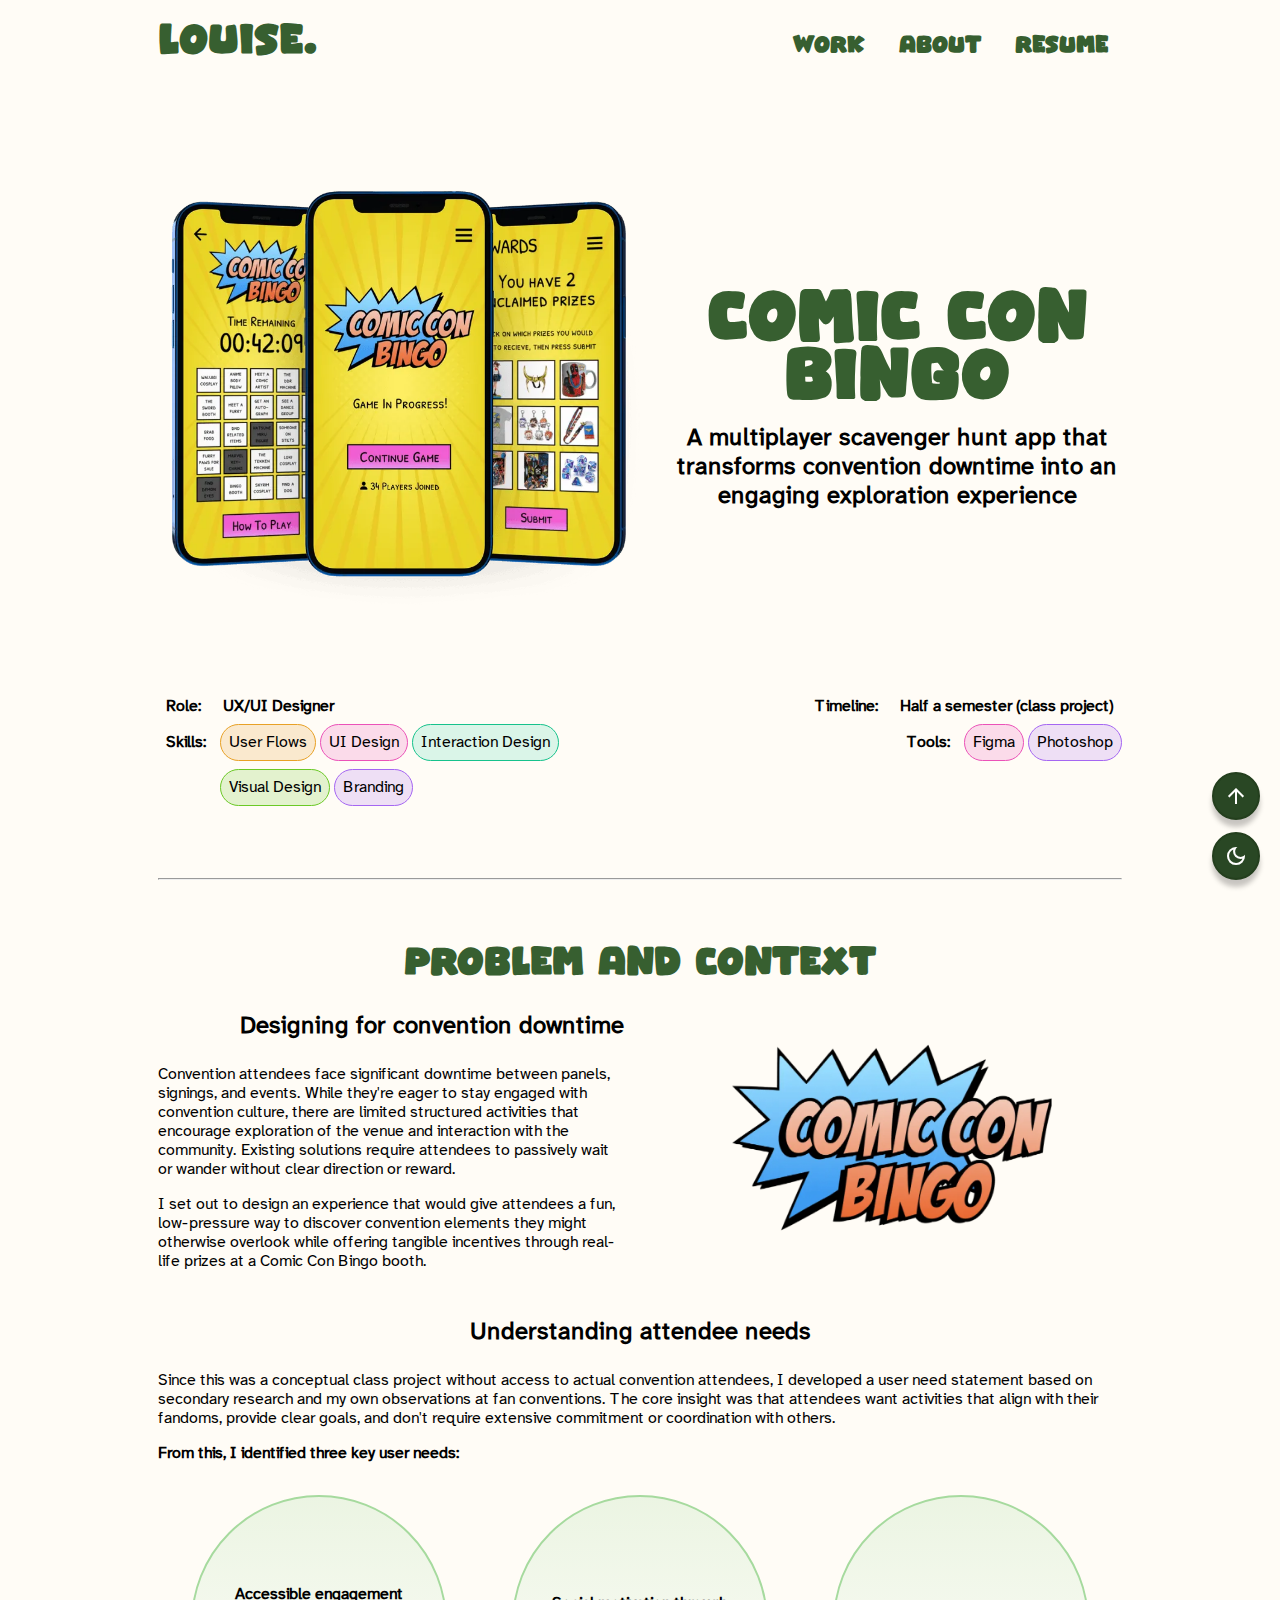
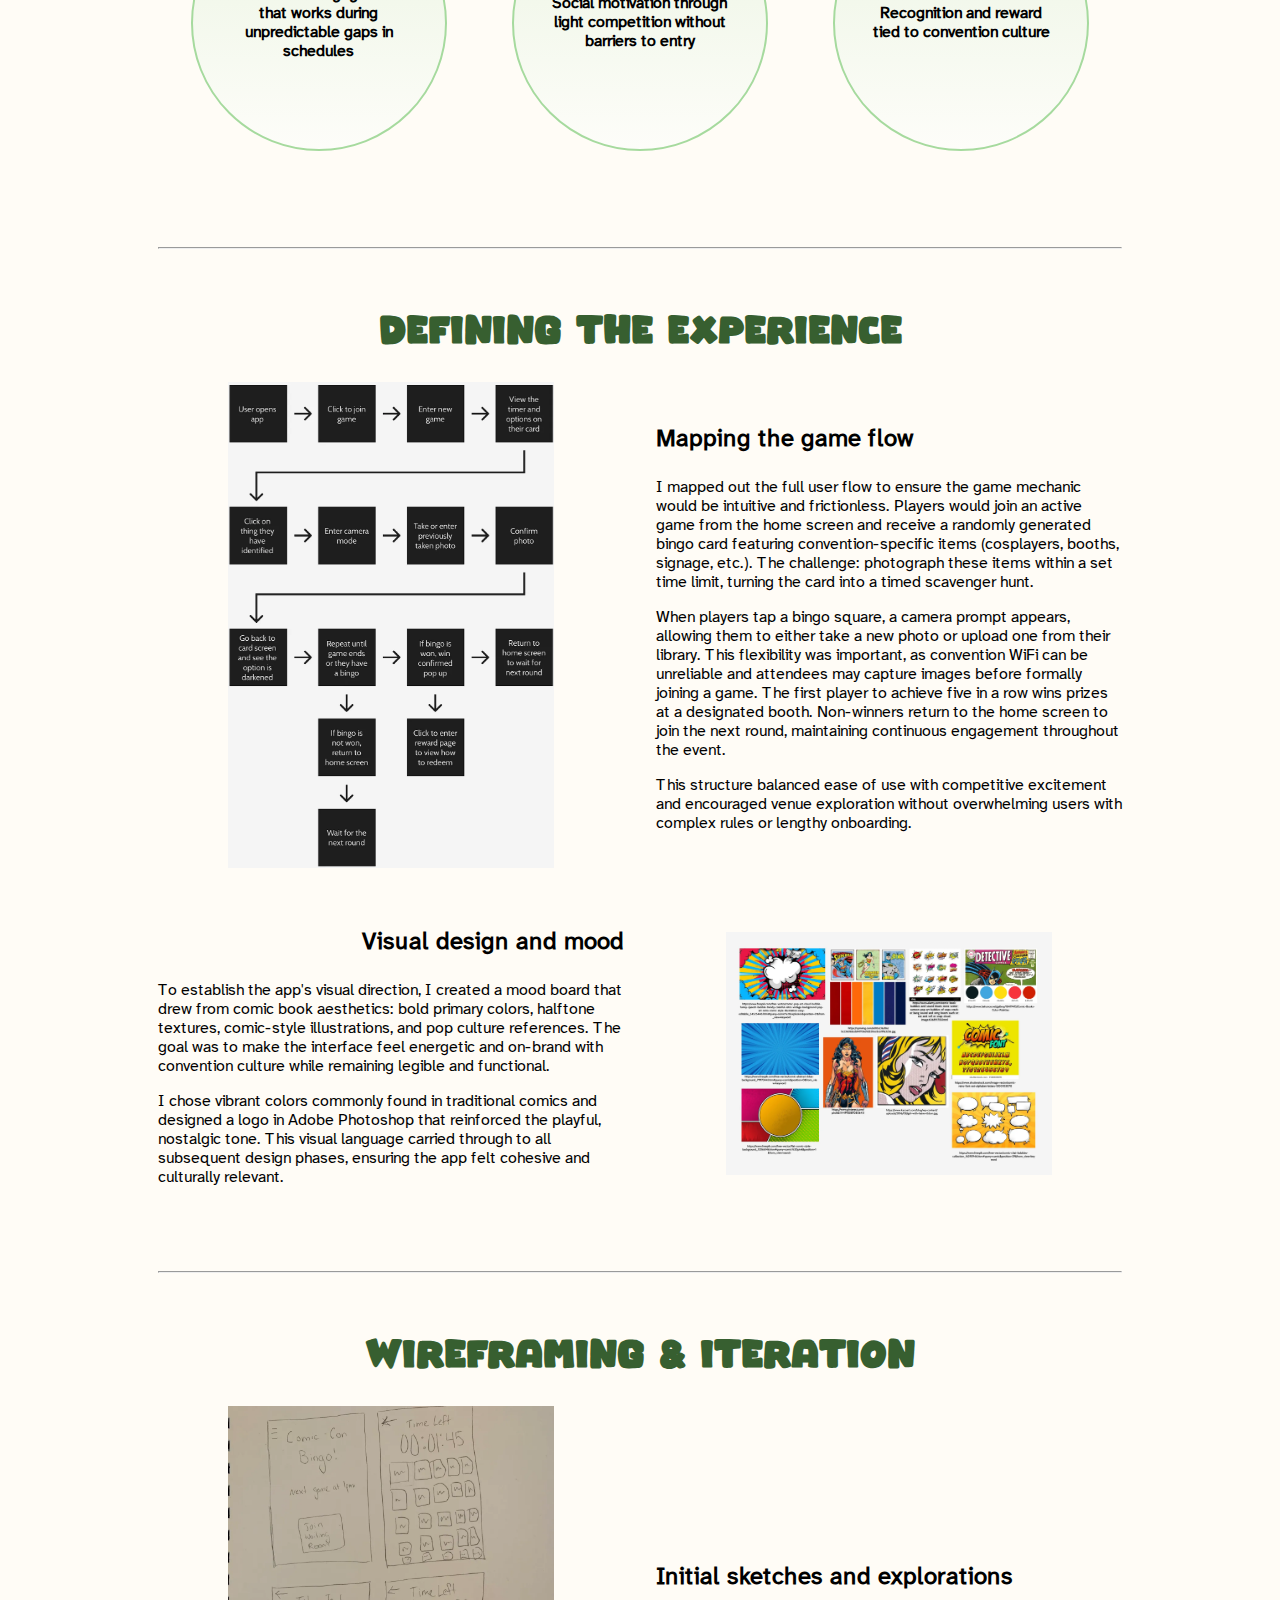
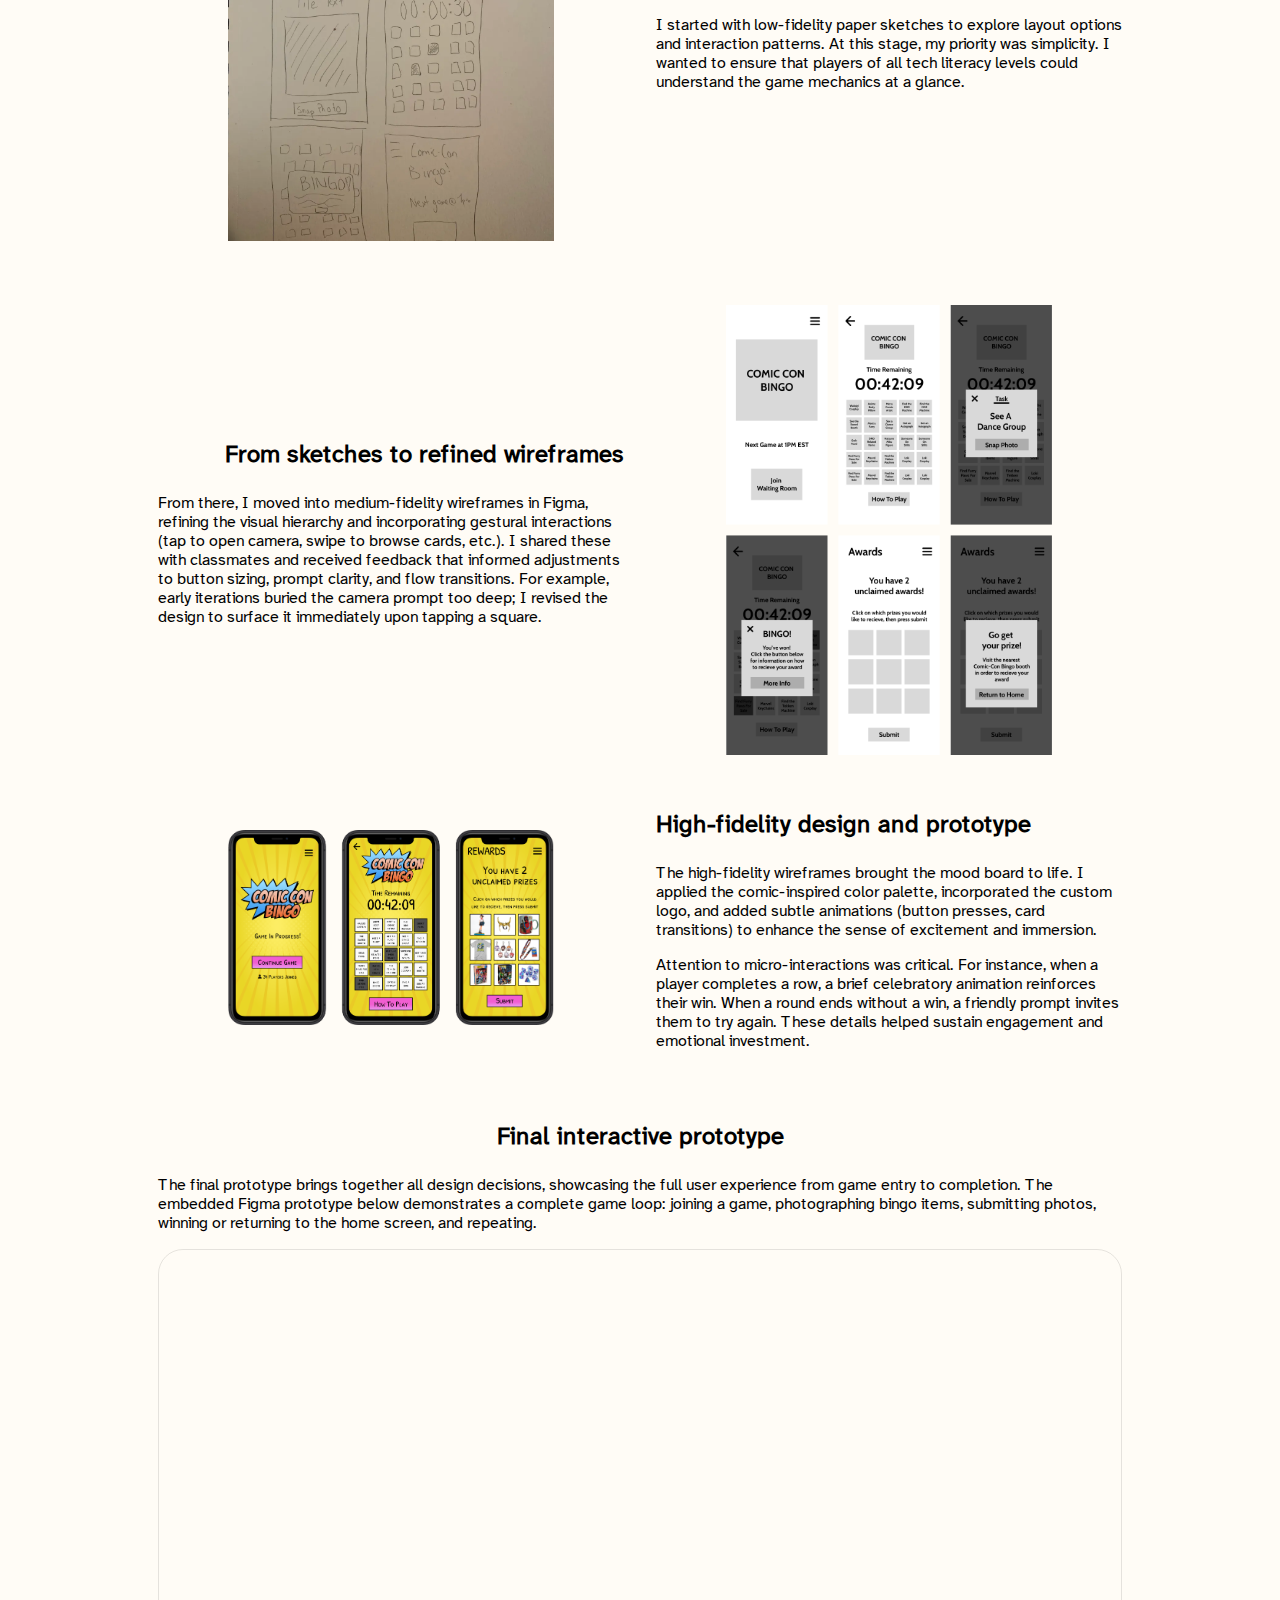
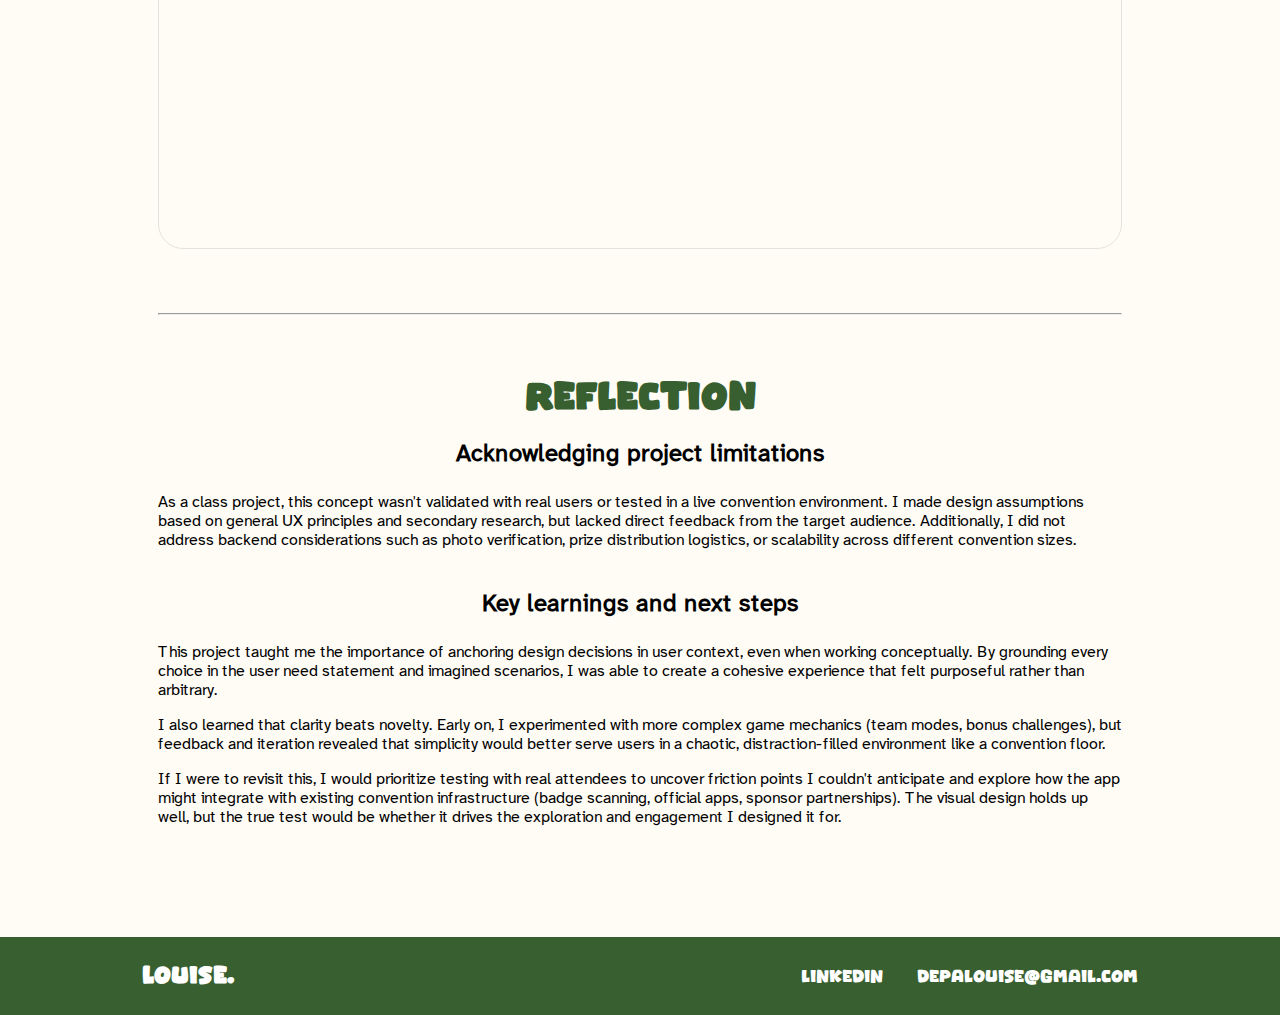
<file: bingo.html>
<!DOCTYPE html>
<html lang="en">
  <head>
    <meta charset="UTF-8" />
    <meta name="viewport" content="width=device-width, initial-scale=1" />
    <link rel="preconnect" href="https://fonts.googleapis.com" />
    <link rel="preconnect" href="https://fonts.gstatic.com" crossorigin />
    <link
      rel="stylesheet"
      href="https://fonts.googleapis.com/css2?family=Material+Symbols+Outlined:opsz,wght,FILL,GRAD@24,700,0,0"
    />
    <link rel="stylesheet" type="text/css" href="css/styles.css" />
    <link href="images/favicon.png" rel="shortcut icon" type="image/x-icon" />
    <title>Comic Con Bingo</title>
  </head>

  <body class="project">
    <header>
      <a href="#main" class="skip" tabindex="0">Skip to main content</a>
      <button class="scroll-to-top material-symbols-outlined">arrow_upward</button>
      <button class="dark-mode-button material-symbols-outlined">dark_mode</button>
      <div class="header-menu">
        <a href="index.html" class="wordmark">LOUISE.</a>
        <div class="wrapper-menu">
          <div class="line-menu half start"></div>
          <div class="line-menu"></div>
          <div class="line-menu half end"></div>
        </div>
        <nav>
          <a href="index.html#work">Work</a>
          <a href="index.html#about">About</a>
          <a href="index.html#resume">Resume</a>
        </nav>
      </div>
    </header>

    <main id="main">
      <section id="project-hero">
        <div class="info">
          <img src="images/bingo.png" alt="Comic Con Bingo app mockup" />
          <div>
            <h1>Comic Con Bingo</h1>
            <h2>
              A multiplayer scavenger hunt app that transforms convention
              downtime into an engaging exploration experience
            </h2>
          </div>
        </div>
        <div class="project-info">
          <div>
            <h3>Role:</h3>
            <p><strong>UX/UI Designer</strong></p>
          </div>
          <div>
            <h3>Timeline:</h3>
            <p><strong>Half a semester (class project)</strong></p>
          </div>
          <div>
            <h3>Skills:</h3>
            <ul class="skills">
              <li>User Flows</li>
              <li>UI Design</li>
              <li>Interaction Design</li>
              <li>Visual Design</li>
              <li>Branding</li>
            </ul>
          </div>
          <div>
            <h3>Tools:</h3>
            <ul class="tools">
              <li>Figma</li>
              <li>Photoshop</li>
            </ul>
          </div>
        </div>
      </section>

      <hr />

      <section id="overview">
        <h2>Problem and Context</h2>
        <div class="grid">
          <div>
            <h3 class="right-align">Designing for convention downtime</h3>
            <p>
              Convention attendees face significant downtime between panels,
              signings, and events. While they're eager to stay engaged with
              convention culture, there are limited structured activities that
              encourage exploration of the venue and interaction with the
              community. Existing solutions require attendees to passively wait
              or wander without clear direction or reward.
            </p>
            <p>
              I set out to design an experience that would give attendees a fun,
              low-pressure way to discover convention elements they might
              otherwise overlook while offering tangible incentives through
              real-life prizes at a Comic Con Bingo booth.
            </p>
          </div>
          <img
            src="images/bingo-logo.webp"
            alt="Comic Con Bingo logo"
            class="img2 clickable"
          />
        </div>
        <div>
          <h3>Understanding attendee needs</h3>
          <p>
            Since this was a conceptual class project without access to actual
            convention attendees, I developed a user need statement based on
            secondary research and my own observations at fan conventions. The
            core insight was that attendees want activities that align with
            their fandoms, provide clear goals, and don't require extensive
            commitment or coordination with others.
          </p>
          <p>
            <strong>From this, I identified three key user needs:</strong>
          </p>
          <ul class="three-group">
            <li>Accessible engagement that works during unpredictable gaps in schedules</li>
            <li>Social motivation through light competition without barriers to entry</li> 
            <li>Recognition and reward tied to convention culture</li>
          </ul>
        </div>
      </section>

      <hr />

      <section>
        <h2>Defining the Experience</h2>
        <div class="grid grid-left">
          <div>
            <h3 class="left-align">Mapping the game flow</h3>
            <p>
              I mapped out the full user flow to ensure the game mechanic would
              be intuitive and frictionless. Players would join an active game
              from the home screen and receive a randomly generated bingo card
              featuring convention-specific items (cosplayers, booths, signage,
              etc.). The challenge: photograph these items within a set time
              limit, turning the card into a timed scavenger hunt.
            </p>
            <p>
              When players tap a bingo square, a camera prompt appears, allowing
              them to either take a new photo or upload one from their library.
              This flexibility was important, as convention WiFi can be
              unreliable and attendees may capture images before formally
              joining a game. The first player to achieve five in a row wins
              prizes at a designated booth. Non-winners return to the home
              screen to join the next round, maintaining continuous engagement
              throughout the event.
            </p>
            <p>
              This structure balanced ease of use with competitive excitement
              and encouraged venue exploration without overwhelming users with
              complex rules or lengthy onboarding.
            </p>
          </div>
          <img
            src="images/bingo-flow.webp"
            alt="User flow diagram for Comic Con Bingo"
            class="clickable"
          />
        </div>
        <div class="grid">
          <div>
            <h3 class="right-align">Visual design and mood</h3>
            <p>
              To establish the app's visual direction, I created a mood board
              that drew from comic book aesthetics: bold primary colors,
              halftone textures, comic-style illustrations, and pop culture
              references. The goal was to make the interface feel energetic and
              on-brand with convention culture while remaining legible and
              functional.
            </p>
            <p>
              I chose vibrant colors commonly found in traditional comics and
              designed a logo in Adobe Photoshop that reinforced the playful,
              nostalgic tone. This visual language carried through to all
              subsequent design phases, ensuring the app felt cohesive and
              culturally relevant.
            </p>
          </div>
          <img
            src="images/bingo-moodboard.webp"
            alt="Mood board with comic book aesthetics"
            class="clickable"
          />
        </div>
      </section>

      <hr />

      <section>
        <h2>Wireframing & Iteration</h2>
        <div class="grid grid-left">
          <div>
            <h3 class="left-align">Initial sketches and explorations</h3>
            <p>
              I started with low-fidelity paper sketches to explore layout
              options and interaction patterns. At this stage, my priority was
              simplicity. I wanted to ensure that players of all tech literacy
              levels could understand the game mechanics at a glance.
            </p>
          </div>
          <img
            src="images/bingo-sketch.webp"
            alt="Early-stage lo-fi wireframe sketches"
            class="clickable"
          />
        </div>
        <div class="grid">
          <div>
            <h3 class="right-align">From sketches to refined wireframes</h3>
            <p>
              From there, I moved into medium-fidelity wireframes in Figma,
              refining the visual hierarchy and incorporating gestural
              interactions (tap to open camera, swipe to browse cards, etc.). I
              shared these with classmates and received feedback that informed
              adjustments to button sizing, prompt clarity, and flow
              transitions. For example, early iterations buried the camera
              prompt too deep; I revised the design to surface it immediately
              upon tapping a square.
            </p>
          </div>
          <img
            src="images/bingo-midfi.png"
            alt="Medium fidelity wireframes with gestures"
            class="clickable"
          />
        </div>
        <div class="grid grid-left">
          <div>
            <h3 class="left-align">High-fidelity design and prototype</h3>
            <p>
              The high-fidelity wireframes brought the mood board to life. I
              applied the comic-inspired color palette, incorporated the custom
              logo, and added subtle animations (button presses, card
              transitions) to enhance the sense of excitement and immersion.
            </p>
            <p>
              Attention to micro-interactions was critical. For instance, when a
              player completes a row, a brief celebratory animation reinforces
              their win. When a round ends without a win, a friendly prompt
              invites them to try again. These details helped sustain engagement
              and emotional investment.
            </p>
          </div>
          <img
            src="images/bingo-screens.png"
            alt="Selected high fidelity prototype screens"
            class="clickable"
          />
        </div>
        <div class="topmargin">
          <h3>Final interactive prototype</h3>
          <p>
            The final prototype brings together all design decisions, showcasing
            the full user experience from game entry to completion. The embedded
            Figma prototype below demonstrates a complete game loop: joining a
            game, photographing bingo items, submitting photos, winning or
            returning to the home screen, and repeating.
          </p>
        </div>
        <iframe
          src="https://embed.figma.com/proto/4GhHtInsvq405NgK0rKl5A/Louise-Depa---Bingo?page-id=123%3A93&node-id=132-274&p=f&viewport=1393%2C901%2C0.16&scaling=scale-down&content-scaling=fixed&starting-point-node-id=132%3A274&embed-host=share"
          allowfullscreen
        ></iframe>
      </section>

      <hr />

      <section>
        <h2>Reflection</h2>
        <div>
          <h3>Acknowledging project limitations</h3>
          <p>
            As a class project, this concept wasn't validated with real users or
            tested in a live convention environment. I made design assumptions
            based on general UX principles and secondary research, but lacked
            direct feedback from the target audience. Additionally, I did not
            address backend considerations such as photo verification, prize
            distribution logistics, or scalability across different convention
            sizes.
          </p>
        </div>
        <div>
          <h3>Key learnings and next steps</h3>
          <p>
            This project taught me the importance of anchoring design decisions
            in user context, even when working conceptually. By grounding every
            choice in the user need statement and imagined scenarios, I was able
            to create a cohesive experience that felt purposeful rather than
            arbitrary.
          </p>
          <p>
            I also learned that clarity beats novelty. Early on, I experimented
            with more complex game mechanics (team modes, bonus challenges), but
            feedback and iteration revealed that simplicity would better serve
            users in a chaotic, distraction-filled environment like a convention
            floor.
          </p>
          <p>
            If I were to revisit this, I would prioritize testing with real
            attendees to uncover friction points I couldn't anticipate and
            explore how the app might integrate with existing convention
            infrastructure (badge scanning, official apps, sponsor
            partnerships). The visual design holds up well, but the true test
            would be whether it drives the exploration and engagement I designed
            it for.
          </p>
        </div>
      </section>
    </main>

    <footer>
      <a href="index.html" class="bottom_logo">LOUISE.</a>
      <div class="socials">
        <a href="https://www.linkedin.com/in/ldepa">LINKEDIN</a>
        <a href="mailto:depalouise@gmail.com?subject=Hello!"
          >Depalouise@gmail.com</a
        >
      </div>
    </footer>
    <!-- The Modal from w3 schools [https://www.w3schools.com/css/tryit.asp?filename=trycss_image_gallery_responsive_js](https://www.w3schools.com/css/tryit.asp?filename=trycss_image_gallery_responsive_js) -->
    <div id="myModal" class="modal">
      <span class="close">×</span>
      <img
        class="modal-content"
        id="img01"
        alt="Bigger sized image over a dark background"
      />
      <div id="caption"></div>
    </div>
    <script type="text/javascript" src="js/new.js"></script>
  </body>
</html>
</file>
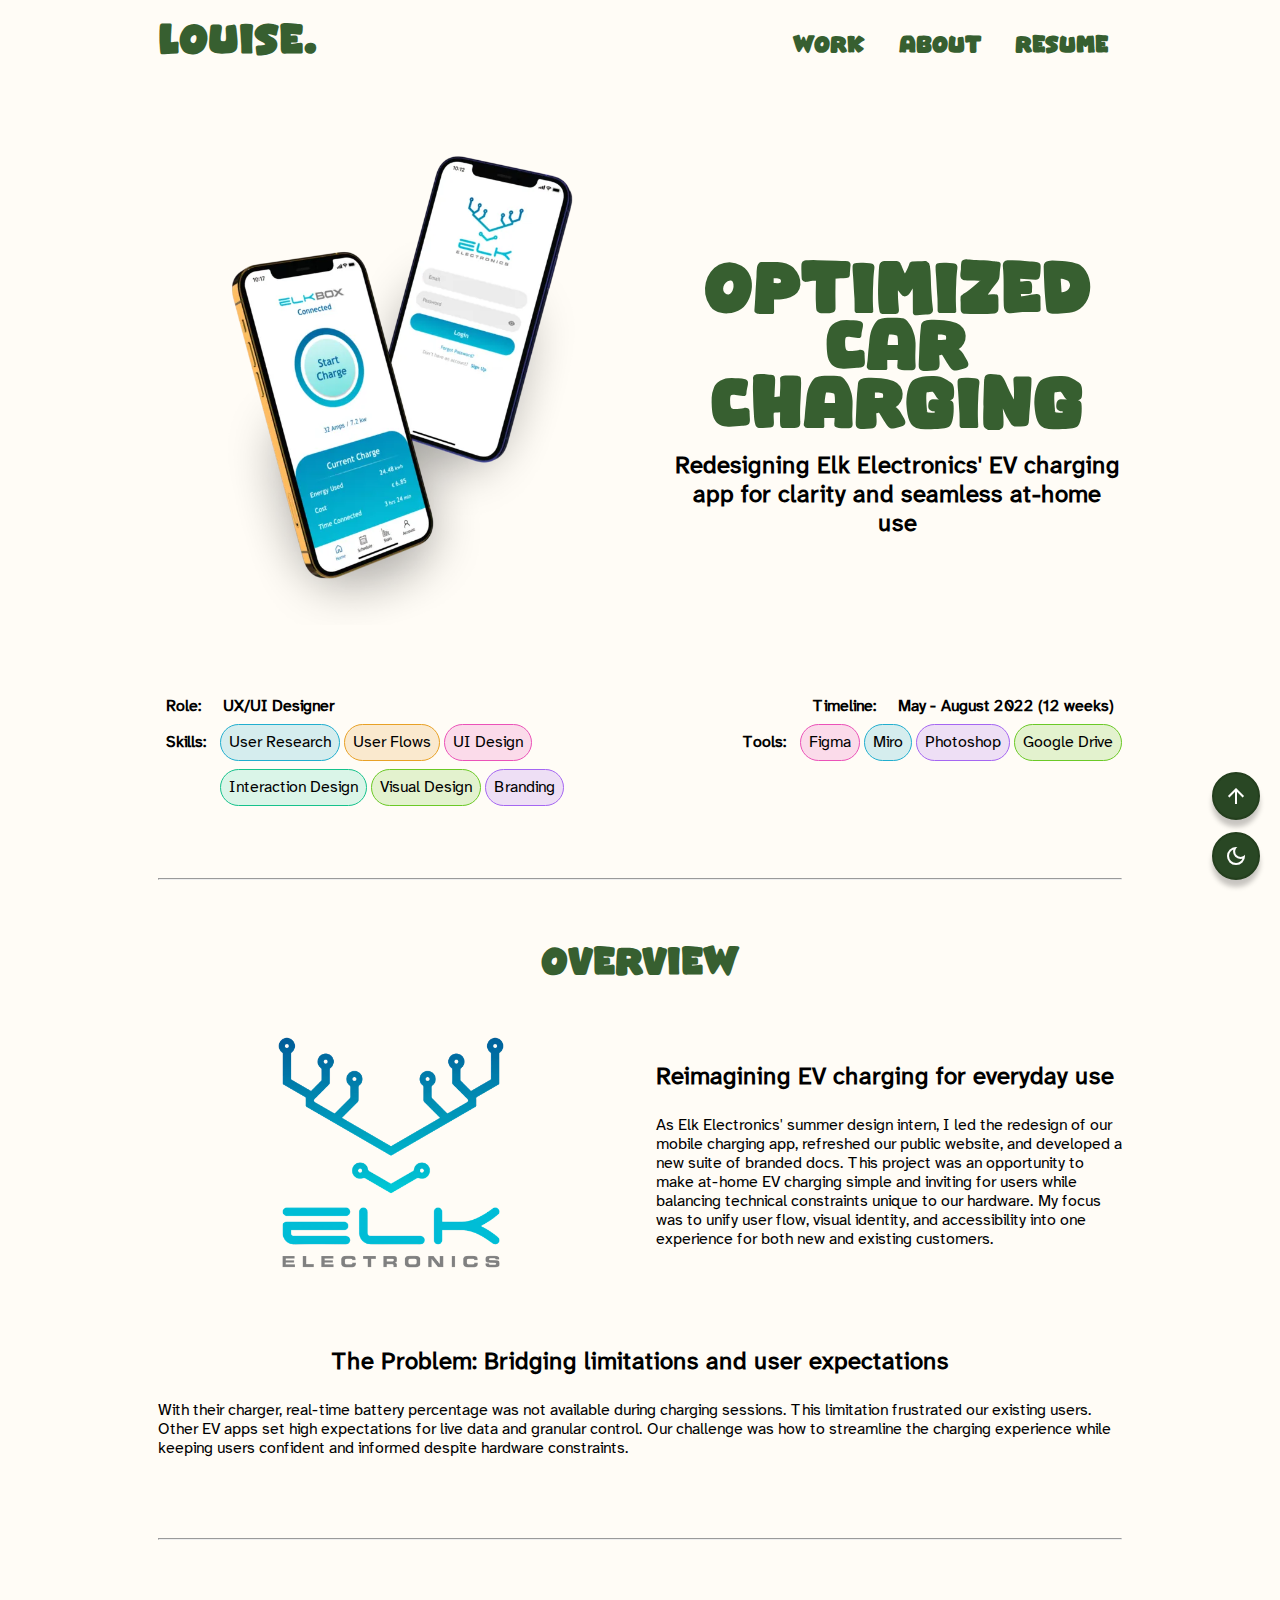
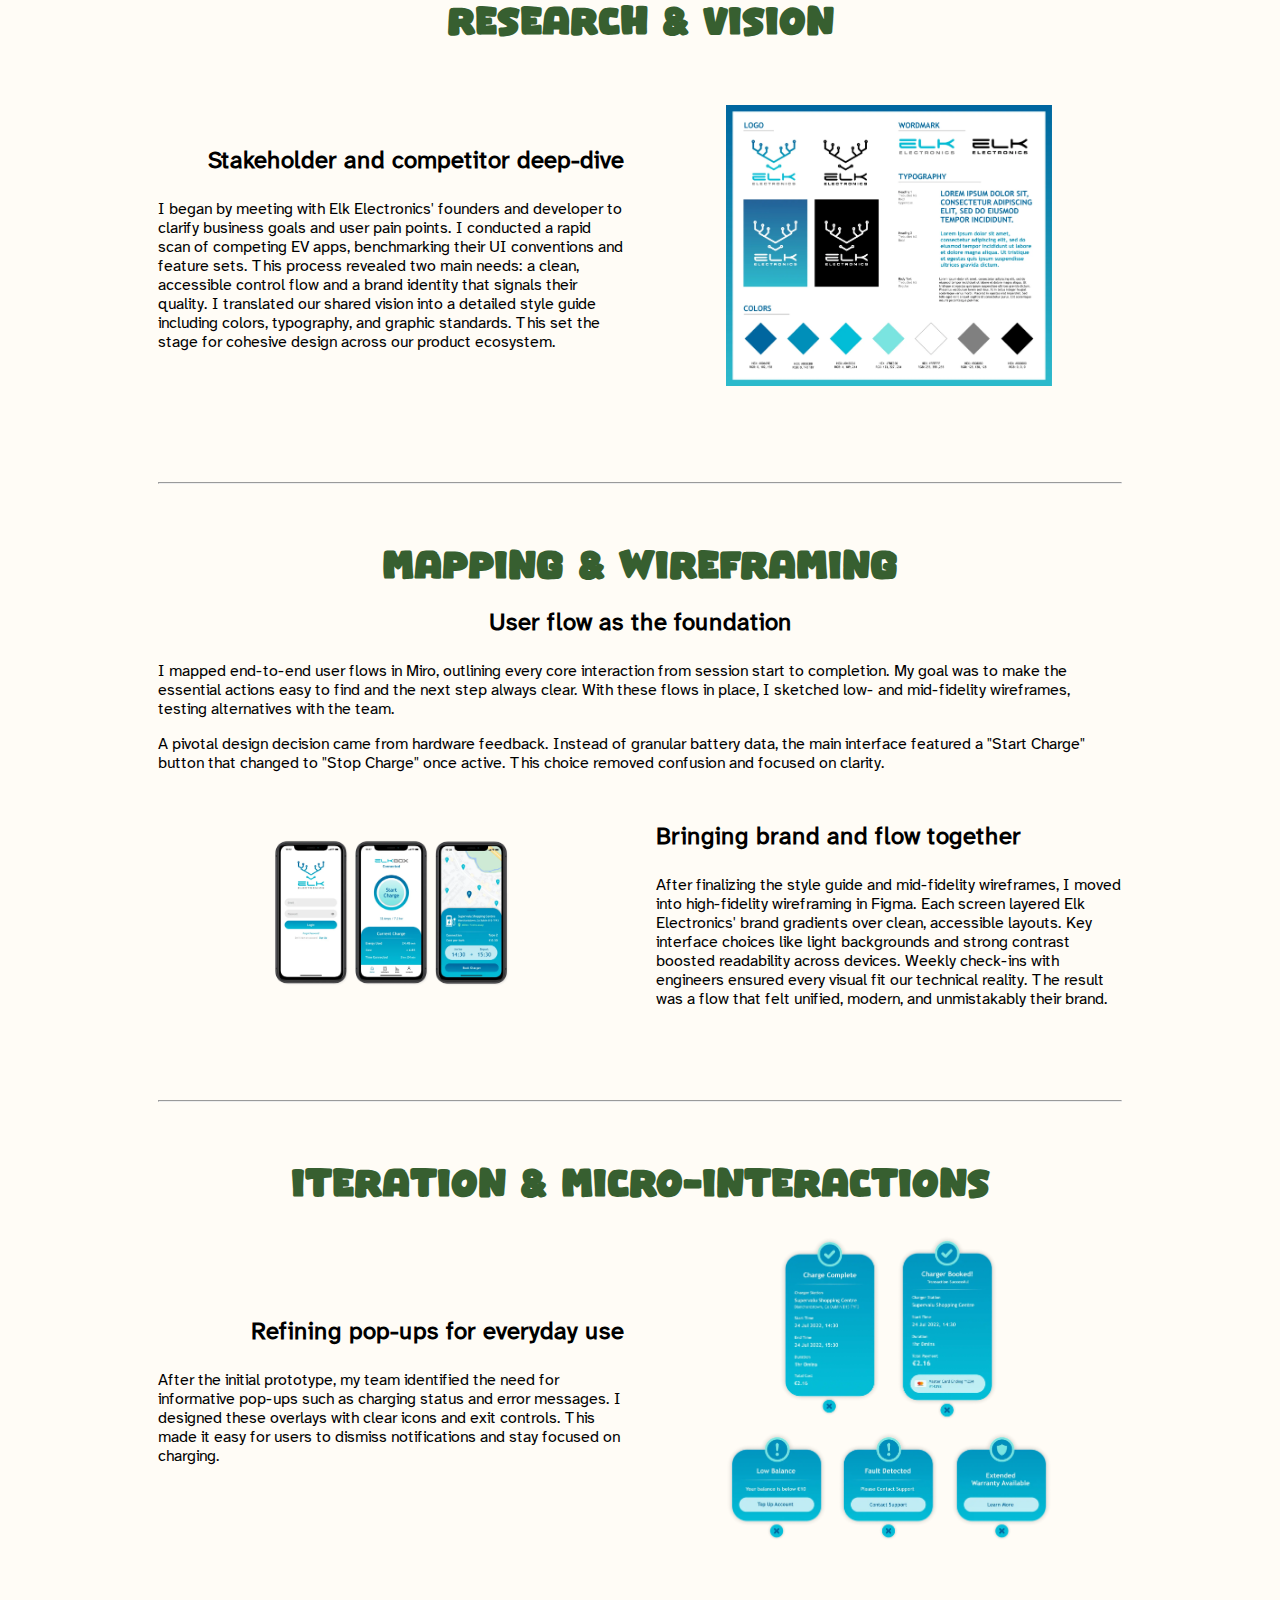
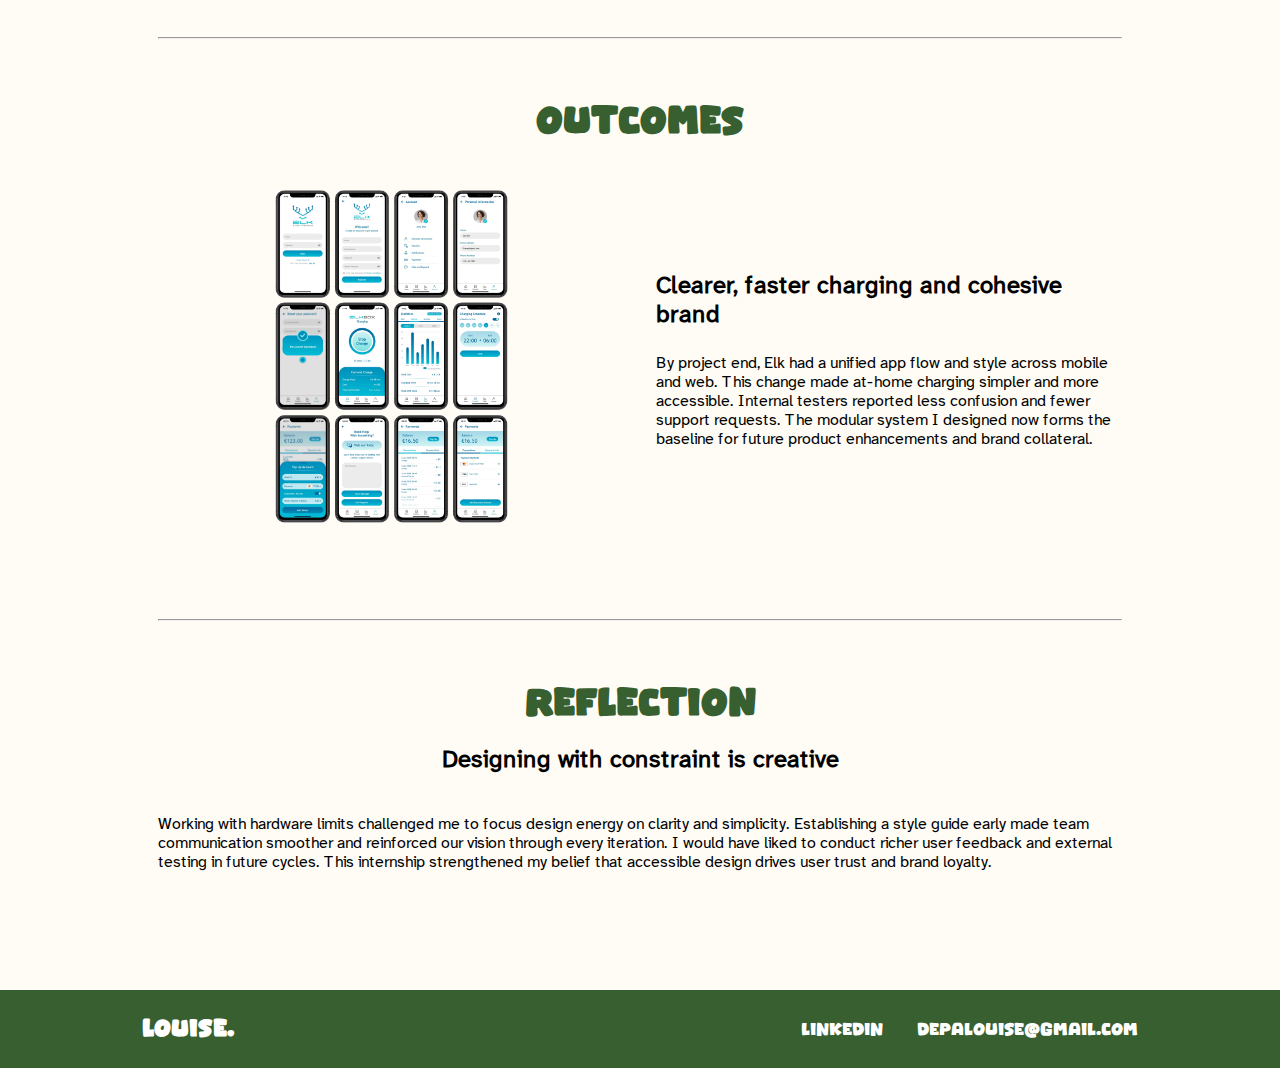
<file: car_charging.html>
<!DOCTYPE html>
<html lang="en">
  <head>
    <meta charset="UTF-8" />
    <meta name="viewport" content="width=device-width, initial-scale=1" />
    <link rel="preconnect" href="https://fonts.googleapis.com" />
    <link rel="preconnect" href="https://fonts.gstatic.com" crossorigin />
    <link
      rel="stylesheet"
      href="https://fonts.googleapis.com/css2?family=Material+Symbols+Outlined:opsz,wght,FILL,GRAD@24,700,0,0"
    />
    <link rel="stylesheet" type="text/css" href="css/styles.css" />
    <link href="images/favicon.png" rel="shortcut icon" type="image/x-icon" />
    <title>Car Charging App</title>
  </head>

  <body class="project">
    <header>
      <a href="#main" class="skip" tabindex="0">Skip to main content</a>
      <button class="scroll-to-top material-symbols-outlined">arrow_upward</button>
      <button class="dark-mode-button material-symbols-outlined">dark_mode</button>
      <div class="header-menu">
        <a href="index.html" class="wordmark">LOUISE.</a>
        <div class="wrapper-menu">
          <div class="line-menu half start"></div>
          <div class="line-menu"></div>
          <div class="line-menu half end"></div>
        </div>
        <nav>
          <a href="index.html#work">Work</a>
          <a href="index.html#about">About</a>
          <a href="index.html#resume">Resume</a>
        </nav>
      </div>
    </header>
<!-- paragraph text generated by Perplexity -->
    <main id="main">
      <section id="project-hero">
        <div class="info">
          <img src="images/elkelectronics.webp" alt="Car charging app mockup" />
          <div>
            <h1>Optimized Car Charging</h1>
            <h2>
              Redesigning Elk Electronics' EV charging app for clarity and
              seamless at-home use
            </h2>
          </div>
        </div>
        <div class="project-info">
          <div>
            <h3>Role:</h3>
            <p><strong>UX/UI Designer</strong></p>
          </div>
          <div>
            <h3>Timeline:</h3>
            <p><strong>May - August 2022 (12 weeks)</strong></p>
          </div>
          <div>
            <h3>Skills:</h3>
            <ul class="skills">
              <li>User Research</li>
              <li>User Flows</li>
              <li>UI Design</li>
              <li>Interaction Design</li>
              <li>Visual Design</li>
              <li>Branding</li>
            </ul>
          </div>
          <div>
            <h3>Tools:</h3>
            <ul class="tools">
              <li>Figma</li>
              <li>Miro</li>
              <li>Photoshop</li>
              <li>Google Drive</li>
            </ul>
          </div>
        </div>
      </section>

      <hr />

      <section id="overview">
        <h2>Overview</h2>
        <div class="grid grid-left">
          <div>
            <h3 class="left-align">Reimagining EV charging for everyday use</h3>
            <p>
              As Elk Electronics' summer design intern, I led the redesign of
              our mobile charging app, refreshed our public website, and
              developed a new suite of branded docs. This project was an
              opportunity to make at-home EV charging simple and inviting for
              users while balancing technical constraints unique to our
              hardware. My focus was to unify user flow, visual identity, and
              accessibility into one experience for both new and existing
              customers.
            </p>
          </div>
          <img
            src="images/elk_logo.webp"
            alt="Elk Electronics brand logo"
            class="img2 clickable"
          />
        </div>
        <div>
          <h3>The Problem: Bridging limitations and user expectations</h3>
          <p>
            With their charger, real-time battery percentage was not available
            during charging sessions. This limitation frustrated our existing
            users. Other EV apps set high expectations for live data and
            granular control. Our challenge was how to streamline the charging
            experience while keeping users confident and informed despite
            hardware constraints.
          </p>
        </div>
      </section>

      <hr />

      <section id="research">
        <div class="grid">
          <h2>Research & Vision</h2>
          <div>
            <h3 class="right-align">Stakeholder and competitor deep-dive</h3>
            <p>
              I began by meeting with Elk Electronics' founders and developer to
              clarify business goals and user pain points. I conducted a rapid
              scan of competing EV apps, benchmarking their UI conventions and
              feature sets. This process revealed two main needs: a clean,
              accessible control flow and a brand identity that signals their
              quality. I translated our shared vision into a detailed style
              guide including colors, typography, and graphic standards. This
              set the stage for cohesive design across our product ecosystem.
            </p>
          </div>
          <img
            src="images/elk_electronics_style_guide.webp"
            alt="Elk Electronics brand style guide"
            class="clickable"
          />
        </div>
      </section>

      <hr />

      <section id="mapping">
        <h2>Mapping & Wireframing</h2>
        <div>
          <h3>User flow as the foundation</h3>
          <p>
            I mapped end-to-end user flows in Miro, outlining every core
            interaction from session start to completion. My goal was to make
            the essential actions easy to find and the next step always clear.
            With these flows in place, I sketched low- and mid-fidelity
            wireframes, testing alternatives with the team.
          </p>
          <p>
            A pivotal design decision came from hardware feedback. Instead of
            granular battery data, the main interface featured a "Start Charge"
            button that changed to "Stop Charge" once active. This choice
            removed confusion and focused on clarity.
          </p>
        </div>
        <div class="grid grid-left">
          <div>
            <h3 class="left-align">Bringing brand and flow together</h3>
            <p>
              After finalizing the style guide and mid-fidelity wireframes, I
              moved into high-fidelity wireframing in Figma. Each screen layered
              Elk Electronics' brand gradients over clean, accessible layouts.
              Key interface choices like light backgrounds and strong contrast
              boosted readability across devices. Weekly check-ins with
              engineers ensured every visual fit our technical reality. The
              result was a flow that felt unified, modern, and unmistakably
              their brand.
            </p>
          </div>
          <img
            src="images/elk_mockup2.webp"
            alt="iPhone mockups of 3 mobile app screens"
            class="clickable"
          />
        </div>
      </section>

      <hr />

      <section id="iteration">
        <h2>Iteration & Micro-Interactions</h2>
        <div class="grid">
          <div>
            <h3 class="right-align">Refining pop-ups for everyday use</h3>
            <p>
              After the initial prototype, my team identified the need for
              informative pop-ups such as charging status and error messages. I
              designed these overlays with clear icons and exit controls. This
              made it easy for users to dismiss notifications and stay focused
              on charging.
            </p>
          </div>
          <img
            src="images/pop-ups-elk.webp"
            alt="5 pop-up overlay designs for a mobile app"
            class="clickable"
          />
        </div>
      </section>

      <hr />

      <section id="outcomes">
        <h2>Outcomes</h2>
        <div class="grid grid-left">
          <div>
            <h3 class="left-align">
              Clearer, faster charging and cohesive brand
            </h3>
            <p>
              By project end, Elk had a unified app flow and style across mobile
              and web. This change made at-home charging simpler and more
              accessible. Internal testers reported less confusion and fewer
              support requests. The modular system I designed now forms the
              baseline for future product enhancements and brand collateral.
            </p>
          </div>
          <img
            src="images/elk_hifi.webp"
            alt="iPhone mockups of 12 mobile app screens"
            class="clickable"
          />
        </div>
      </section>

      <hr />

      <section id="reflection">
        <h2>Reflection</h2>
        <h3>Designing with constraint is creative</h3>
        <p>
          Working with hardware limits challenged me to focus design energy on
          clarity and simplicity. Establishing a style guide early made team
          communication smoother and reinforced our vision through every
          iteration. I would have liked to conduct richer user feedback and
          external testing in future cycles. This internship strengthened my
          belief that accessible design drives user trust and brand loyalty.
        </p>
      </section>
    </main>

    <footer>
      <a href="index.html" class="bottom_logo">LOUISE.</a>
      <div class="socials">
        <a href="https://www.linkedin.com/in/ldepa">LINKEDIN</a>
        <a href="mailto:depalouise@gmail.com?subject=Hello!"
          >Depalouise@gmail.com</a
        >
      </div>
    </footer>
    <!-- The Modal from w3 schools https://www.w3schools.com/css/tryit.asp?filename=trycss_image_gallery_responsive_js -->
    <div id="myModal" class="modal">
      <span class="close">×</span>
      <img class="modal-content" id="img01" alt="Bigger sized image over a dark background"/>
      <div id="caption"></div>
    </div>
    <script type="text/javascript" src="js/new.js"></script>
  </body>
</html>
</file>
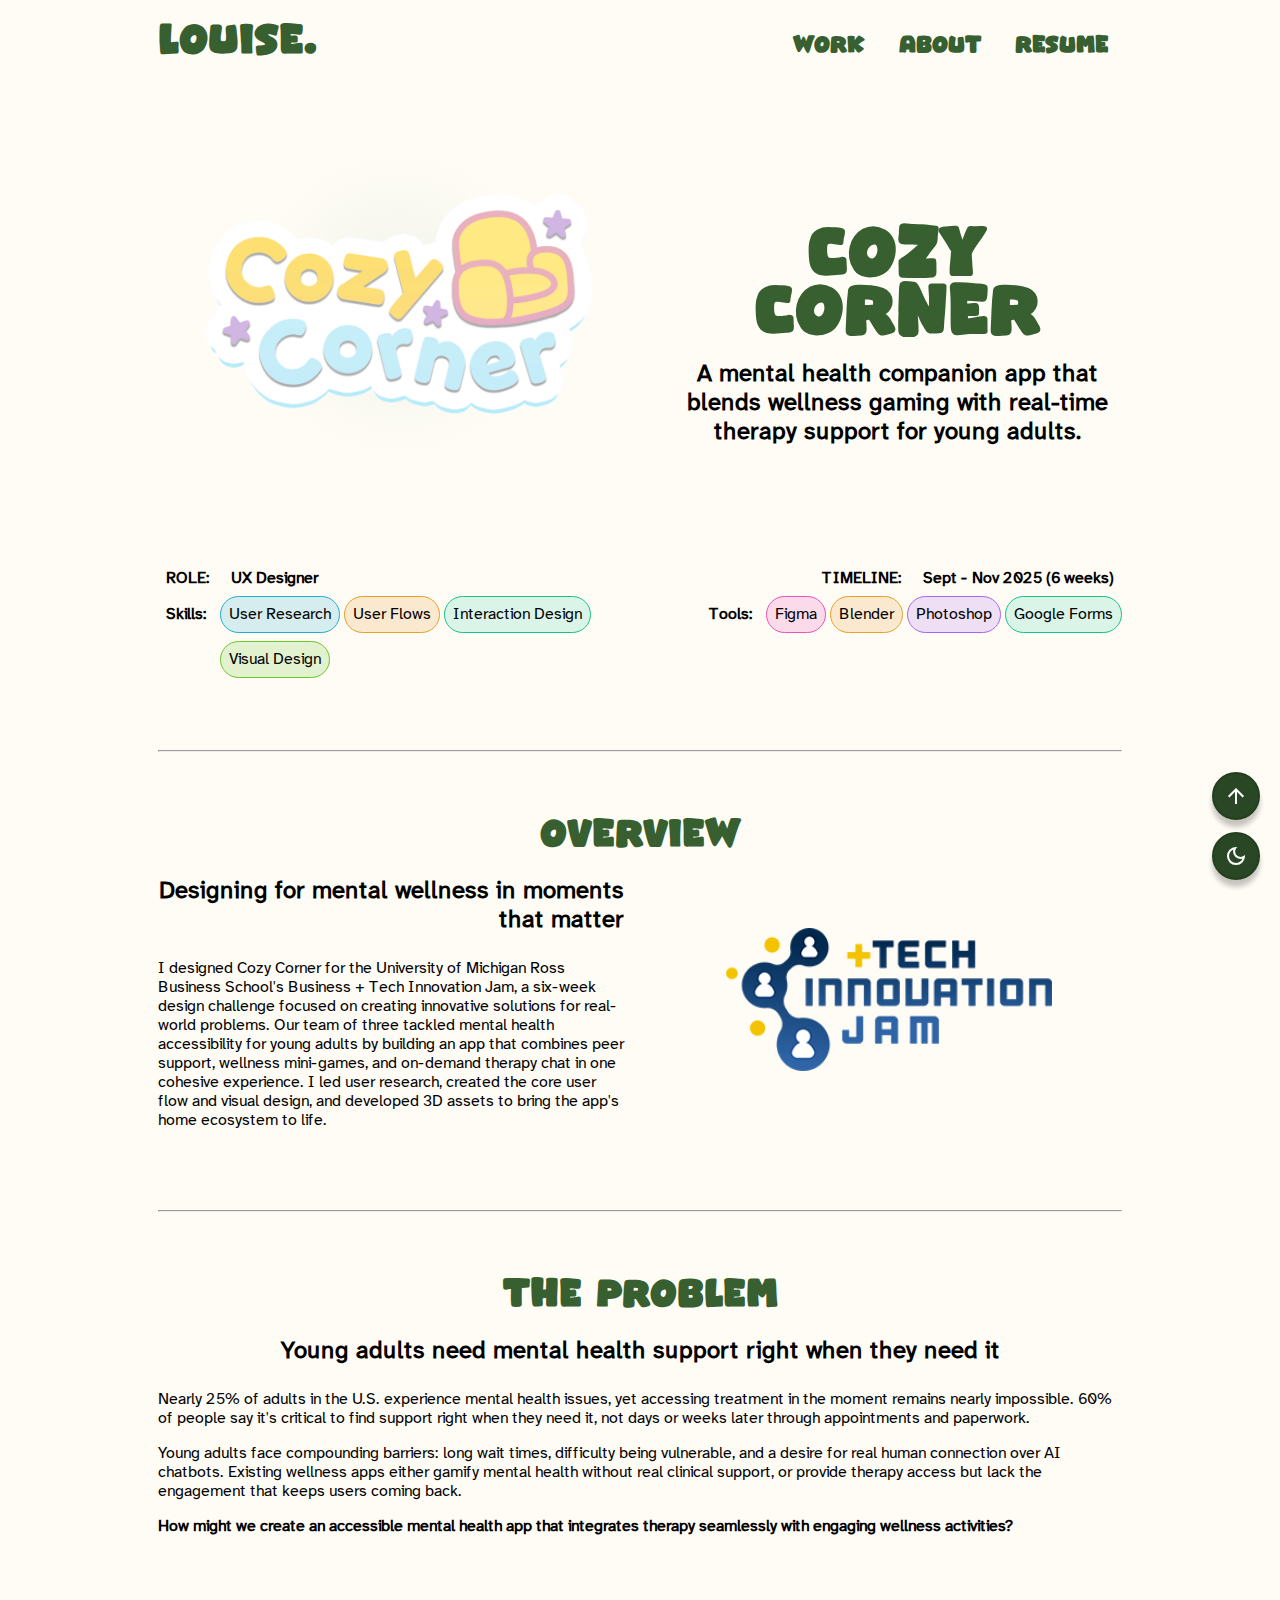
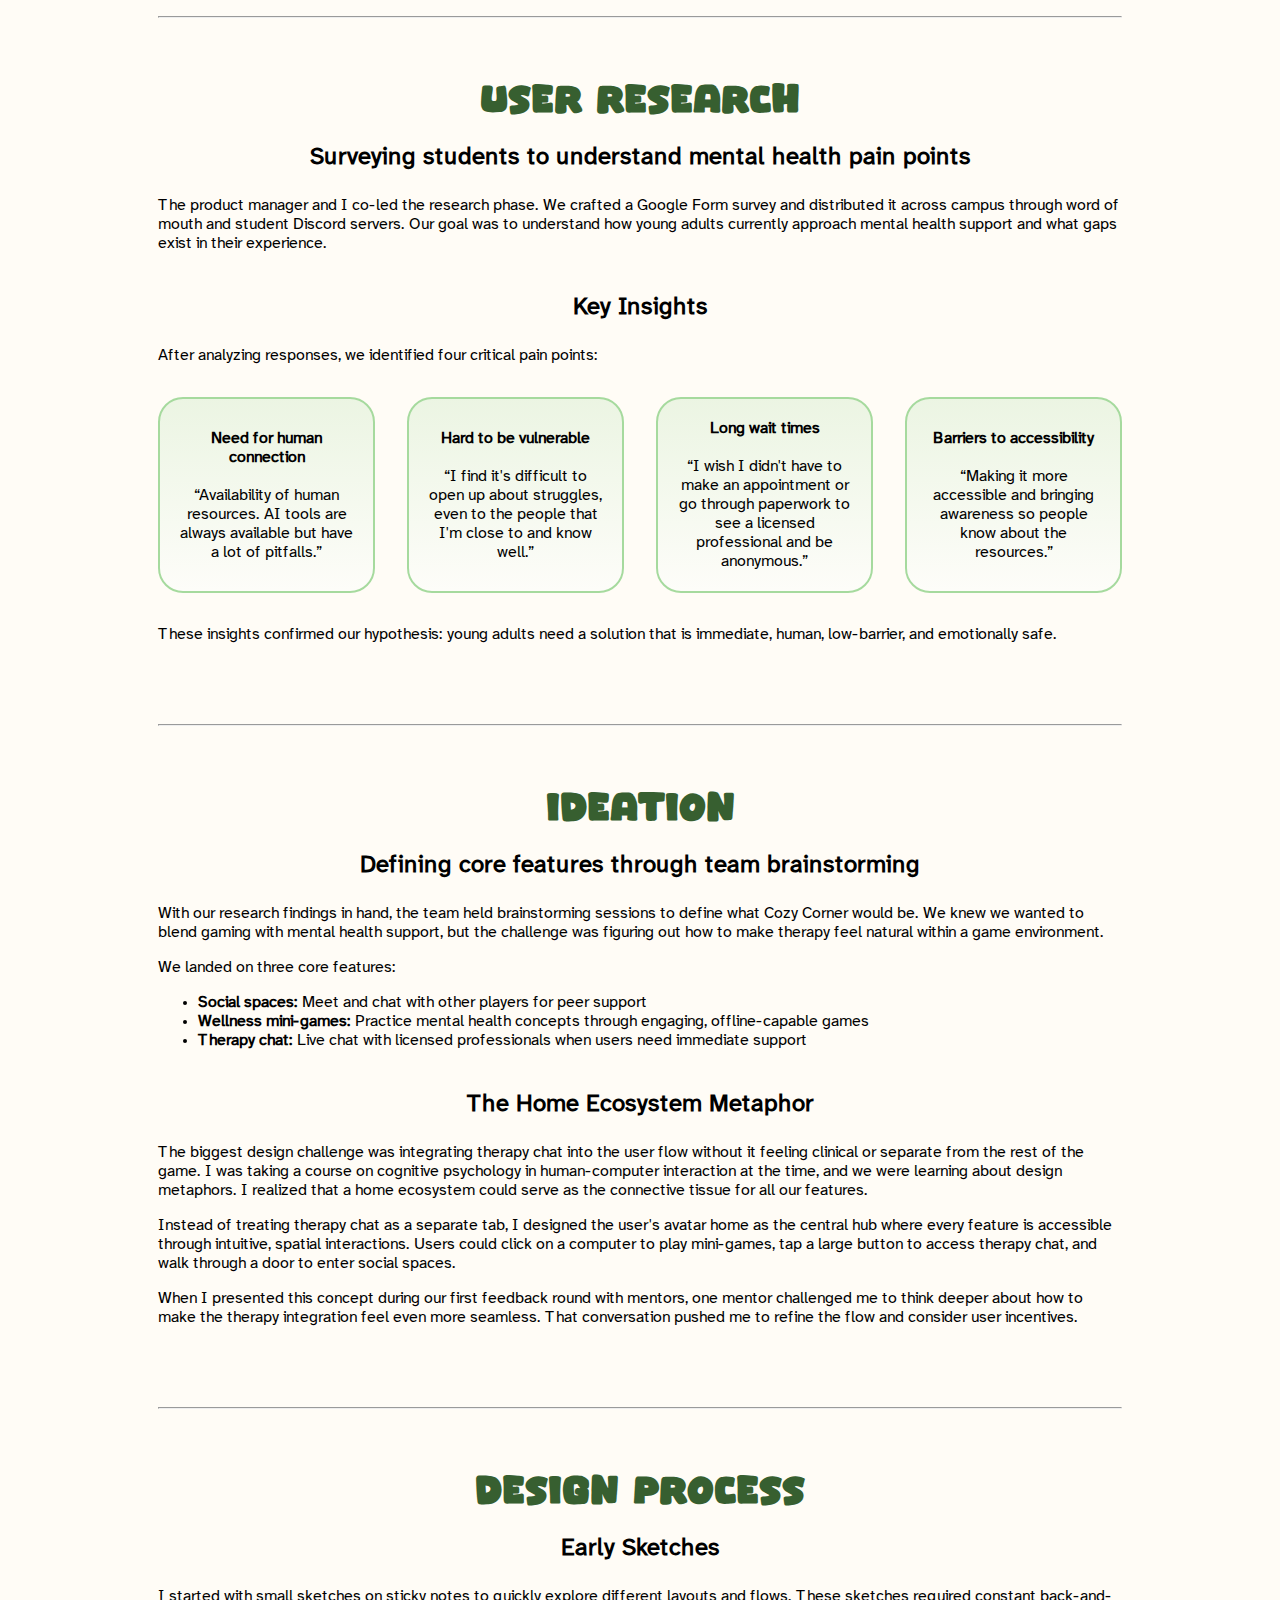
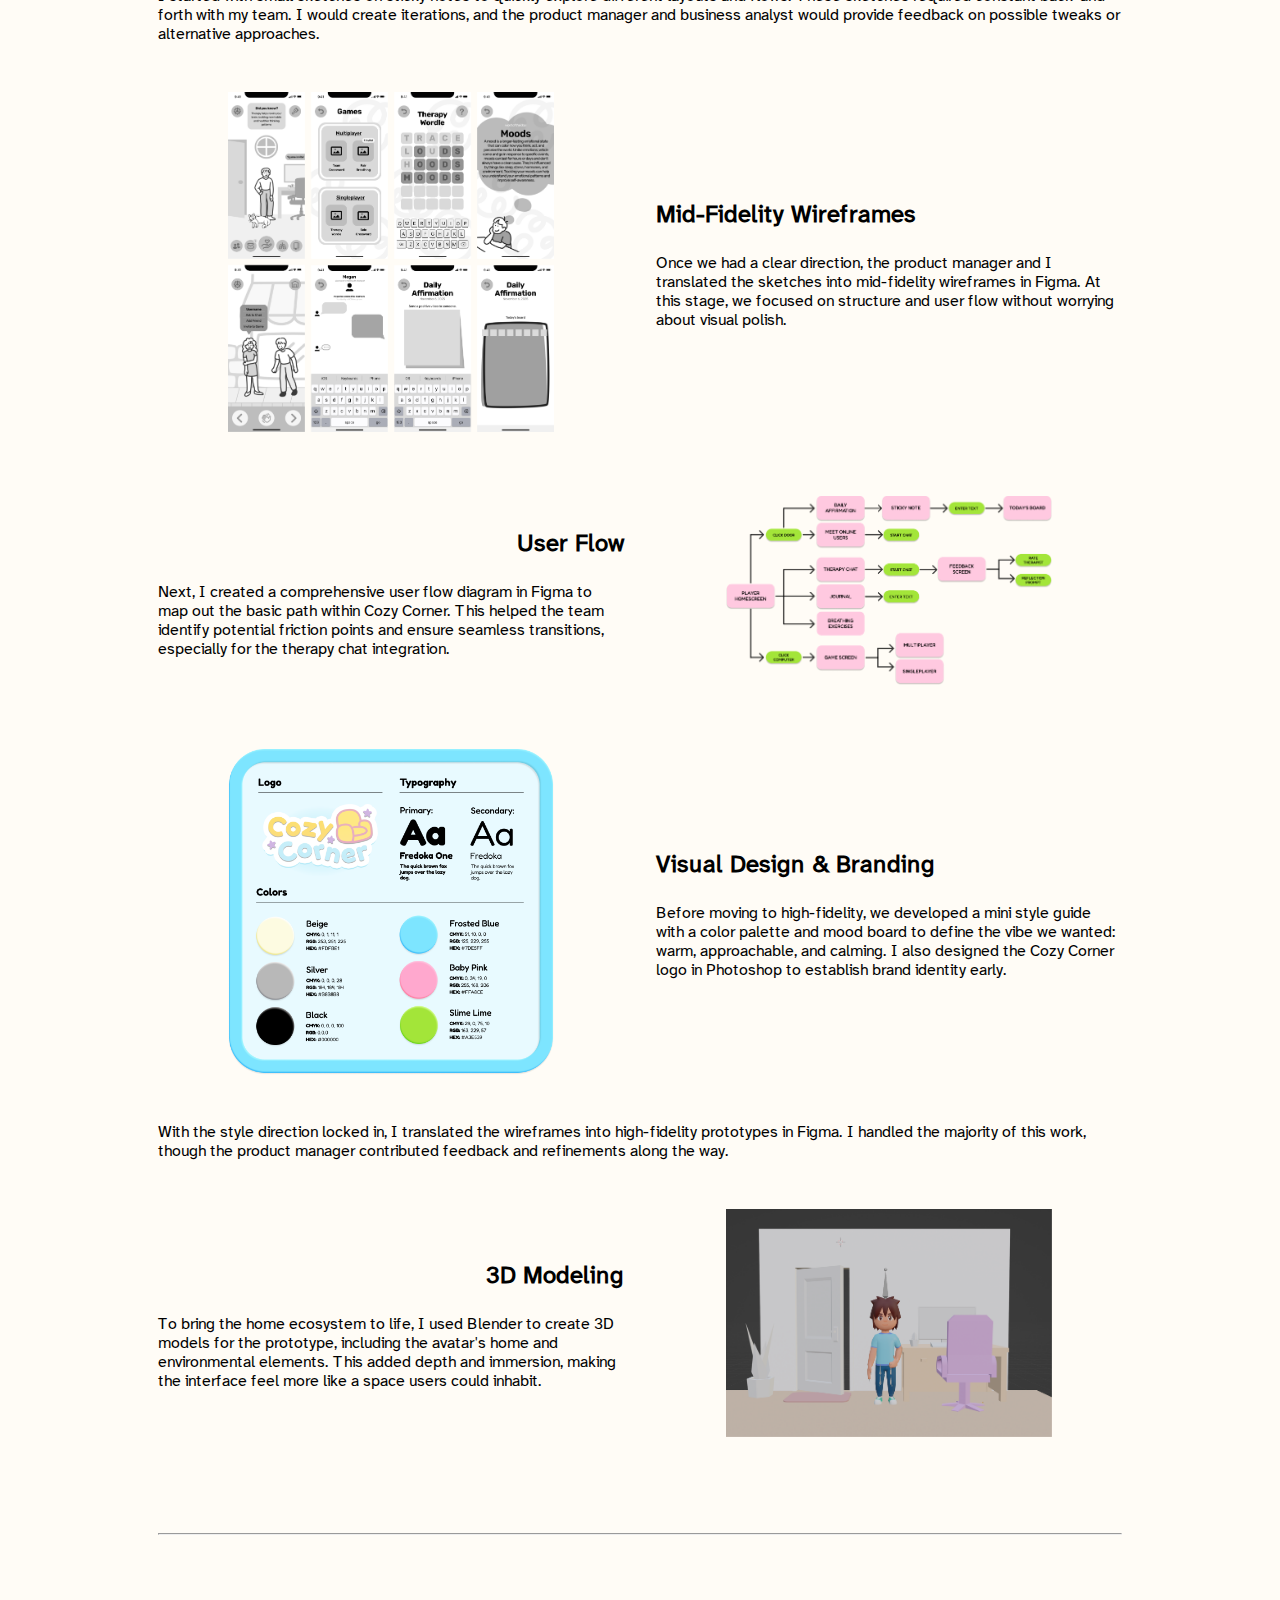
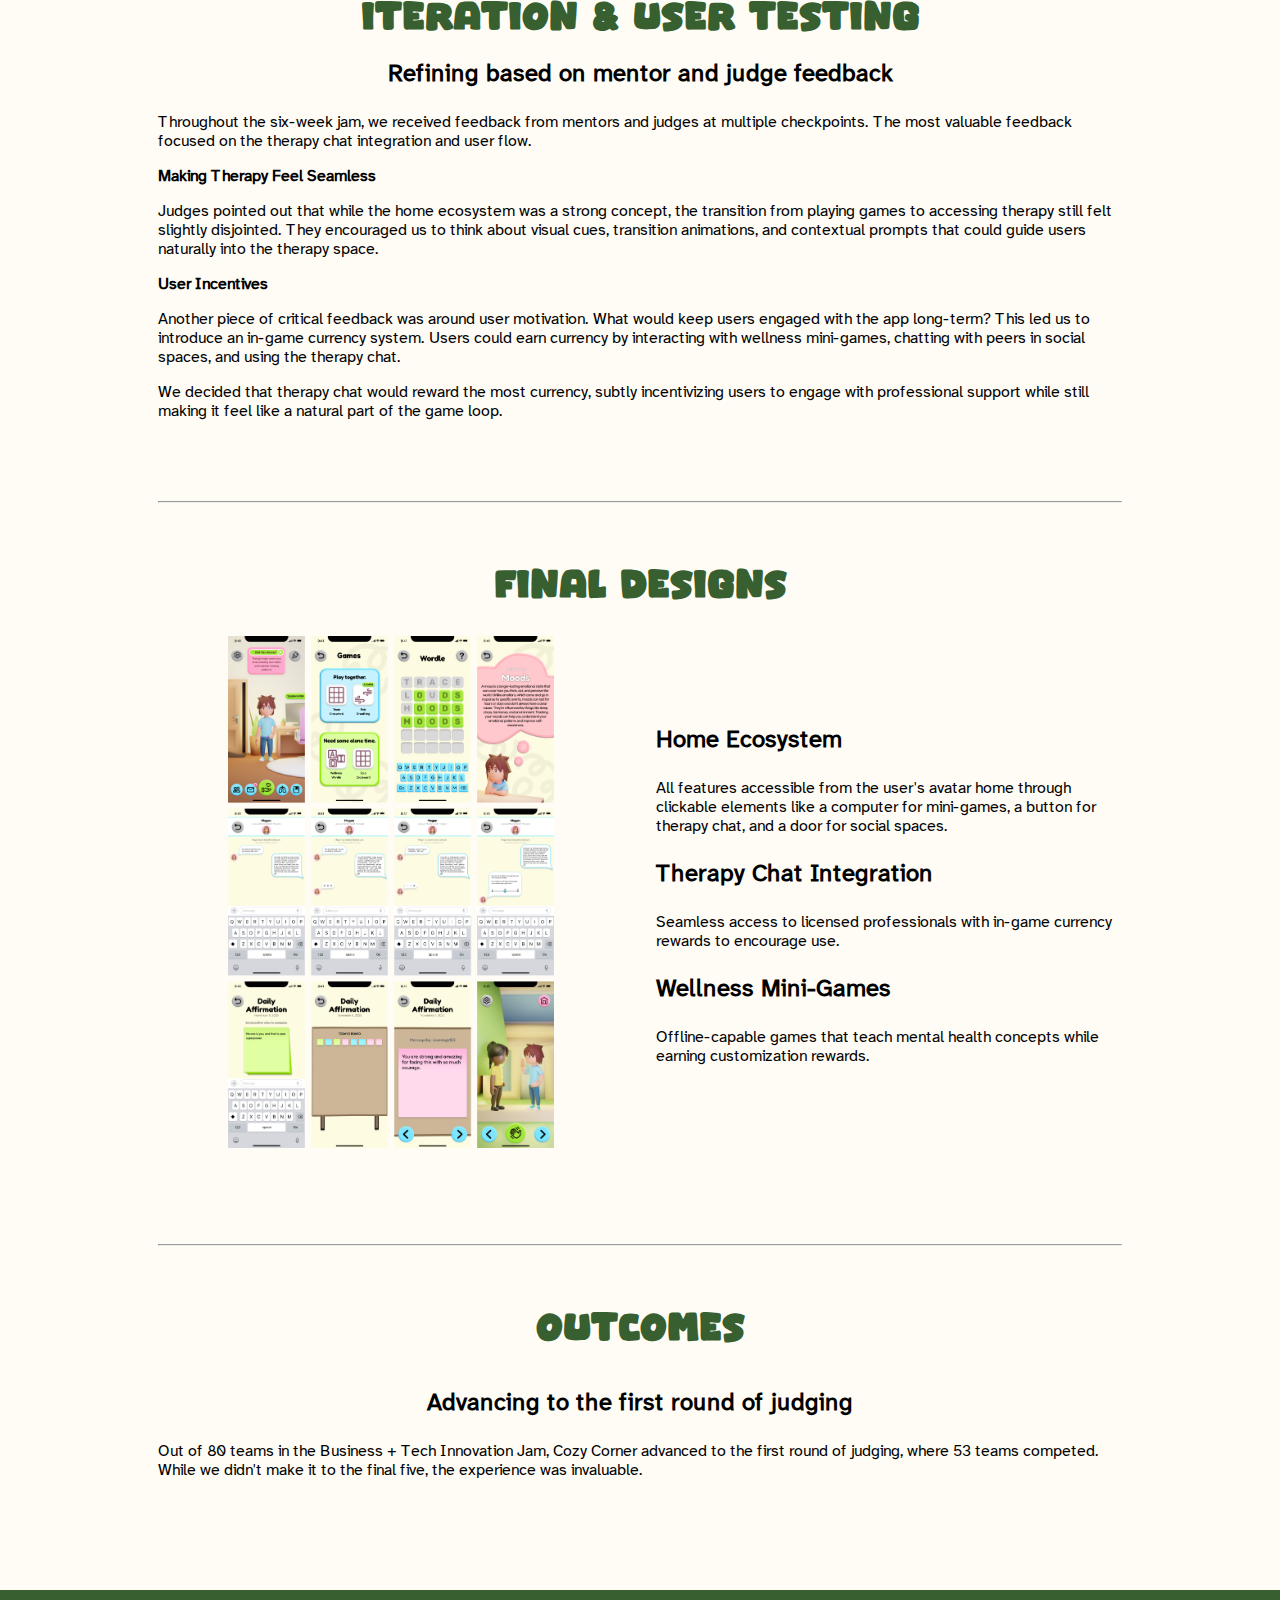
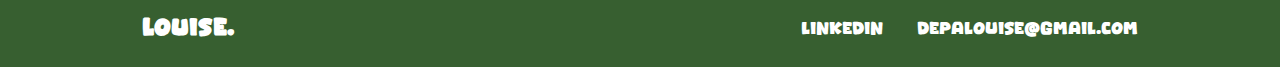
<file: cozy_corner.html>
<!DOCTYPE html>
<html lang="en">
  <head>
    <meta charset="UTF-8" />
    <meta name="viewport" content="width=device-width, initial-scale=1" />
    <link rel="preconnect" href="https://fonts.googleapis.com" />
    <link rel="preconnect" href="https://fonts.gstatic.com" crossorigin />
    <link
      rel="stylesheet"
      href="https://fonts.googleapis.com/css2?family=Material+Symbols+Outlined:opsz,wght,FILL,GRAD@24,700,0,0"
    />
    <link rel="stylesheet" type="text/css" href="css/styles.css" />
    <link href="images/favicon.png" rel="shortcut icon" type="image/x-icon" />
    <title>Louise Depa | Portfolio</title>
  </head>
<!-- paragraph text generated by Perplexity -->
  <body class="project cozycorner">
    <header>
      <a href="#main" class="skip" tabindex="0">Skip to main content</a>
      <button class="scroll-to-top material-symbols-outlined">arrow_upward</button>
      <button class="dark-mode-button material-symbols-outlined">dark_mode</button>
      <div class="header-menu">
        <a href="index.html" class="wordmark">LOUISE.</a>
        <div class="wrapper-menu">
          <div class="line-menu half start"></div>
          <div class="line-menu"></div>
          <div class="line-menu half end"></div>
        </div>
        <nav>
          <a href="index.html#work">Work</a>
          <a href="index.html#about">About</a>
          <a href="index.html#resume">Resume</a>
        </nav>
      </div>
    </header>

    <main id="main">
      <section id="project-hero">
        <div class="info">
          <img src="images/cozy_corner.png" alt="Cozy Corner Logo" id="cc-logo">
          <div>
            <h1 id="cozy-corner">Cozy Corner</h1>
            <h2>
              A mental health companion app that blends wellness gaming with
              real-time therapy support for young adults.
            </h2>
          </div>
        </div>

        <div class="project-info">
          <div>
            <h3>ROLE:</h3>
            <p><strong>UX Designer</strong></p>
          </div>
          <div>
            <h3>TIMELINE:</h3>
            <p><strong>Sept - Nov 2025 (6 weeks)</strong></p>
          </div>
          <div>
            <h3>Skills:</h3>
            <ul class="skills">
              <li>User Research</li>
              <li>User Flows</li>
              <li>Interaction Design</li>
              <li>Visual Design</li>
            </ul>
          </div>
          <div>
            <h3>Tools:</h3>
            <ul class="tools">
              <li>Figma</li>
              <li>Blender</li>
              <li>Photoshop</li>
              <li>Google Forms</li>
            </ul>
          </div>
        </div>
      </section>

      <hr />

      <section id="overview">
        <h2>OVERVIEW</h2>
        <div class="grid">
          <div>
            <h3 class="right-align">
              Designing for mental wellness in moments that matter
            </h3>
            <p>
              I designed Cozy Corner for the University of Michigan Ross
              Business School's Business + Tech Innovation Jam, a six-week
              design challenge focused on creating innovative solutions for
              real-world problems. Our team of three tackled mental health
              accessibility for young adults by building an app that combines
              peer support, wellness mini-games, and on-demand therapy chat in
              one cohesive experience. I led user research, created the core
              user flow and visual design, and developed 3D assets to bring the
              app's home ecosystem to life.
            </p>
          </div>
          <img src="images/techjam.png" alt="Tech Innovation Jam Logo" />
        </div>
      </section>

      <hr />

      <section id="the-problem">
        <h2>THE PROBLEM</h2>
        <div class="span">
          <h3>
            Young adults need mental health support right when they need it
          </h3>
          <p>
            Nearly 25% of adults in the U.S. experience mental health issues,
            yet accessing treatment in the moment remains nearly impossible. 60%
            of people say it's critical to find support right when they need it,
            not days or weeks later through appointments and paperwork.
          </p>
          <p>
            Young adults face compounding barriers: long wait times, difficulty
            being vulnerable, and a desire for real human connection over AI
            chatbots. Existing wellness apps either gamify mental health without
            real clinical support, or provide therapy access but lack the
            engagement that keeps users coming back.
          </p>
          <p>
            <strong
              >How might we create an accessible mental health app that
              integrates therapy seamlessly with engaging wellness
              activities?</strong
            >
          </p>
        </div>
      </section>

      <hr />

      <section id="user-research">
        <h2>USER RESEARCH</h2>
        <div>
          <h3>Surveying students to understand mental health pain points</h3>
          <p>
            The product manager and I co-led the research phase. We crafted a
            Google Form survey and distributed it across campus through word of
            mouth and student Discord servers. Our goal was to understand how
            young adults currently approach mental health support and what gaps
            exist in their experience.
          </p>
        </div>

        <div>
          <h3>Key Insights</h3>
          <p>
            After analyzing responses, we identified four critical pain points:
          </p>
          <div class="small-grid">
            <p>
              <strong>Need for human connection</strong><br />
              “Availability of human resources. AI tools are always available
              but have a lot of pitfalls.”
            </p>
            <p>
              <strong>Hard to be vulnerable</strong><br />
              “I find it's difficult to open up about struggles, even to the
              people that I'm close to and know well.”
            </p>
            <p>
              <strong>Long wait times</strong><br />
              “I wish I didn't have to make an appointment or go through
              paperwork to see a licensed professional and be anonymous.”
            </p>
            <p>
              <strong>Barriers to accessibility</strong><br />
              “Making it more accessible and bringing awareness so people know
              about the resources.”
            </p>
          </div>
          <p>
            These insights confirmed our hypothesis: young adults need a
            solution that is immediate, human, low-barrier, and emotionally
            safe.
          </p>
        </div>
      </section>

      <hr />

      <section id="ideation">
        <h2>IDEATION</h2>
        <div>
          <h3>Defining core features through team brainstorming</h3>
          <p>
            With our research findings in hand, the team held brainstorming
            sessions to define what Cozy Corner would be. We knew we wanted to
            blend gaming with mental health support, but the challenge was
            figuring out how to make therapy feel natural within a game
            environment.
          </p>
          <p>We landed on three core features:</p>
          <ul>
            <li>
              <strong>Social spaces:</strong> Meet and chat with other players
              for peer support
            </li>
            <li>
              <strong>Wellness mini-games:</strong> Practice mental health
              concepts through engaging, offline-capable games<br />
            </li>
            <li>
              <strong>Therapy chat:</strong> Live chat with licensed
              professionals when users need immediate support
            </li>
          </ul>
        </div>

        <div>
          <h3>The Home Ecosystem Metaphor</h3>
          <p>
            The biggest design challenge was integrating therapy chat into the
            user flow without it feeling clinical or separate from the rest of
            the game. I was taking a course on cognitive psychology in
            human-computer interaction at the time, and we were learning about
            design metaphors. I realized that a home ecosystem could serve as
            the connective tissue for all our features.
          </p>
          <p>
            Instead of treating therapy chat as a separate tab, I designed the
            user's avatar home as the central hub where every feature is
            accessible through intuitive, spatial interactions. Users could
            click on a computer to play mini-games, tap a large button to access
            therapy chat, and walk through a door to enter social spaces.
          </p>
          <p>
            When I presented this concept during our first feedback round with
            mentors, one mentor challenged me to think deeper about how to make
            the therapy integration feel even more seamless. That conversation
            pushed me to refine the flow and consider user incentives.
          </p>
        </div>
      </section>

      <hr />

      <section id="design-process">
        <h2>DESIGN PROCESS</h2>
        <div>
          <h3>Early Sketches</h3>
          <p>
            I started with small sketches on sticky notes to quickly explore
            different layouts and flows. These sketches required constant
            back-and-forth with my team. I would create iterations, and the
            product manager and business analyst would provide feedback on
            possible tweaks or alternative approaches.
          </p>
          <div class="grid grid-left">
            <div>
              <h3 class="left-align">Mid-Fidelity Wireframes</h3>
              <p>
                Once we had a clear direction, the product manager and I
                translated the sketches into mid-fidelity wireframes in Figma.
                At this stage, we focused on structure and user flow without
                worrying about visual polish.
              </p>
            </div>
            <img
              src="images/cc-midfi.png"
              alt="Mid-fidelity wireframes showing key screens and user flow"
              class="img2 clickable"
            />
          </div>
          <div class="grid">
            <div>
              <h3 class="right-align">User Flow</h3>
              <p>
                Next, I created a comprehensive user flow diagram in Figma to
                map out the basic path within Cozy Corner. This helped the team
                identify potential friction points and ensure seamless
                transitions, especially for the therapy chat integration.
              </p>
            </div>
            <img
              src="images/cc-userflow.png"
              alt="User flow diagram showing connections between elements"
              class="img2 clickable"
            />
          </div>

          <div class="grid grid-left">
            <div>
              <h3 class="left-align">Visual Design & Branding</h3>
              <p>
                Before moving to high-fidelity, we developed a mini style guide
                with a color palette and mood board to define the vibe we
                wanted: warm, approachable, and calming. I also designed the
                Cozy Corner logo in Photoshop to establish brand identity early.
              </p>
            </div>
            <img
              src="images/cc-style-guide.png"
              alt="Cozy Corner style guide showing color palette, typography, and logo"
              class="img2 clickable"
            />
          </div>
          <p>
            With the style direction locked in, I translated the wireframes into
            high-fidelity prototypes in Figma. I handled the majority of this
            work, though the product manager contributed feedback and
            refinements along the way.
          </p>
          <div class="grid">
            <div>
              <h3 class="right-align">3D Modeling</h3>
              <p>
                To bring the home ecosystem to life, I used Blender to create 3D
                models for the prototype, including the avatar's home and
                environmental elements. This added depth and immersion, making
                the interface feel more like a space users could inhabit.
              </p>
            </div>
            <img
              src="images/cc-blend.png"
              alt="3D modeling process in Blender showing avatar home environment"
              class="clickable"
            />
          </div>
        </div>
      </section>

      <hr />

      <section id="iteration-user-testing">
        <h2>ITERATION &amp; USER TESTING</h2>
        <div>
          <h3>Refining based on mentor and judge feedback</h3>
          <p>
            Throughout the six-week jam, we received feedback from mentors and
            judges at multiple checkpoints. The most valuable feedback focused
            on the therapy chat integration and user flow.
          </p>

          <p><strong>Making Therapy Feel Seamless</strong></p>
          <p>
            Judges pointed out that while the home ecosystem was a strong
            concept, the transition from playing games to accessing therapy
            still felt slightly disjointed. They encouraged us to think about
            visual cues, transition animations, and contextual prompts that
            could guide users naturally into the therapy space.
          </p>

          <p><strong>User Incentives</strong></p>
          <p>
            Another piece of critical feedback was around user motivation. What
            would keep users engaged with the app long-term? This led us to
            introduce an in-game currency system. Users could earn currency by
            interacting with wellness mini-games, chatting with peers in social
            spaces, and using the therapy chat.
          </p>
          <p>
            We decided that therapy chat would reward the most currency, subtly
            incentivizing users to engage with professional support while still
            making it feel like a natural part of the game loop.
          </p>
        </div>
      </section>

      <hr />

      <section id="final-designs">
        <h2>FINAL DESIGNS</h2>
        <div class="grid">
          <img
            src="images/cc-hifi.png"
            alt="Cozy Corner final high-fidelity designs showing home ecosystem, therapy chat, and mini-games"
            class="img2 clickable"
          />
          <div>
            <h3 class="left-align">Home Ecosystem</h3>
            <p>
              All features accessible from the user's avatar home through
              clickable elements like a computer for mini-games, a button for
              therapy chat, and a door for social spaces.
            </p>
            <h3 class="left-align">Therapy Chat Integration</h3>
            <p>
              Seamless access to licensed professionals with in-game currency
              rewards to encourage use.
            </p>
            <h3 class="left-align">Wellness Mini-Games</h3>
            <p>
              Offline-capable games that teach mental health concepts while
              earning customization rewards.
            </p>
          </div>
        </div>
      </section>

      <hr />

      <section id="outcomes">
        <h2>OUTCOMES</h2>
        <div>
          <h3>Advancing to the first round of judging</h3>
          <p>
            Out of 80 teams in the Business + Tech Innovation Jam, Cozy Corner
            advanced to the first round of judging, where 53 teams competed.
            While we didn't make it to the final five, the experience was
            invaluable.
          </p>
        </div>
      </section>
    </main>
    <footer>
      <a href="index.html" class="bottom_logo">LOUISE.</a>
      <div class="socials">
        <a href="https://www.linkedin.com/in/ldepa">LINKEDIN</a>
        <a href="mailto:depalouise@gmail.com?subject=Hello!"
          >Depalouise@gmail.com</a
        >
      </div>
    </footer>
    <!-- The Modal from w3 schools https://www.w3schools.com/css/tryit.asp?filename=trycss_image_gallery_responsive_js -->
    <div id="myModal" class="modal">
      <span class="close">×</span>
      <img class="modal-content" id="img01" alt="Bigger sized image over a dark background"/>
      <div id="caption"></div>
    </div>
    <script type="text/javascript" src="js/new.js"></script>
  </body>
</html>
</file>
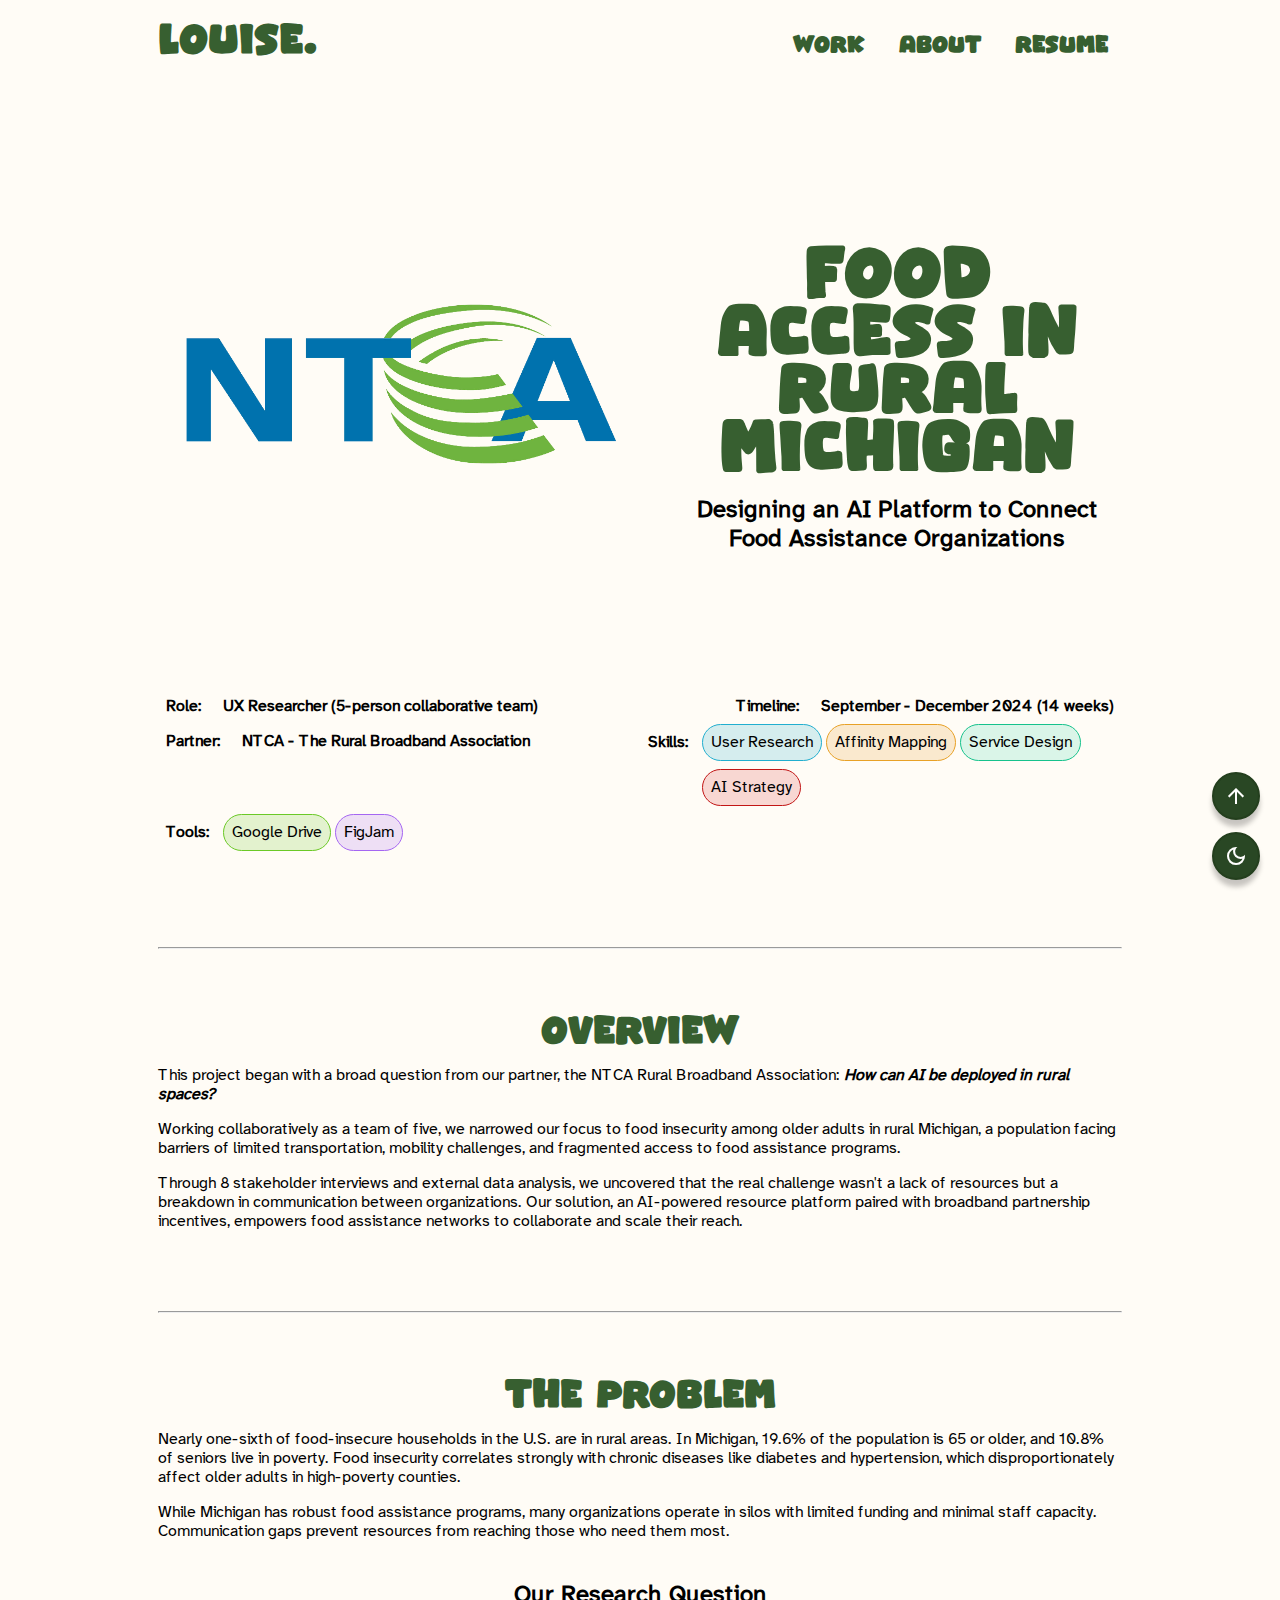
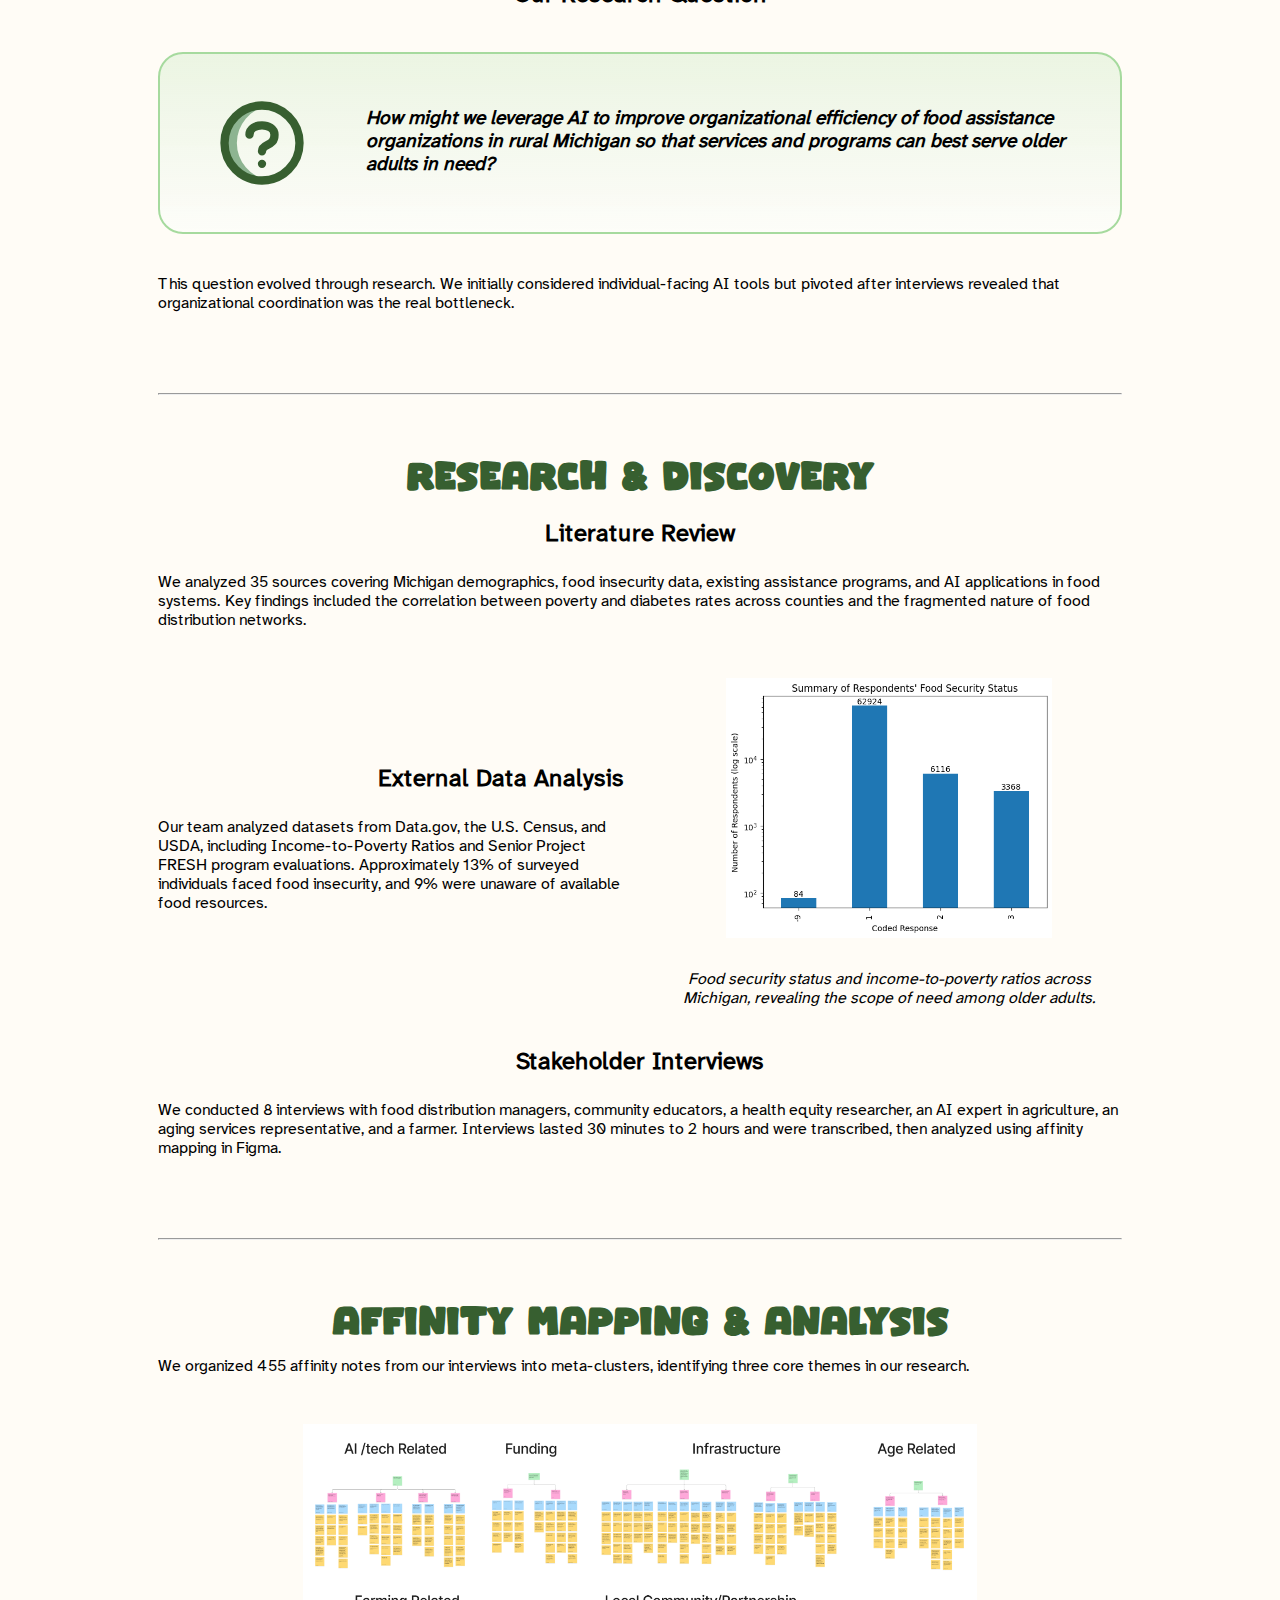
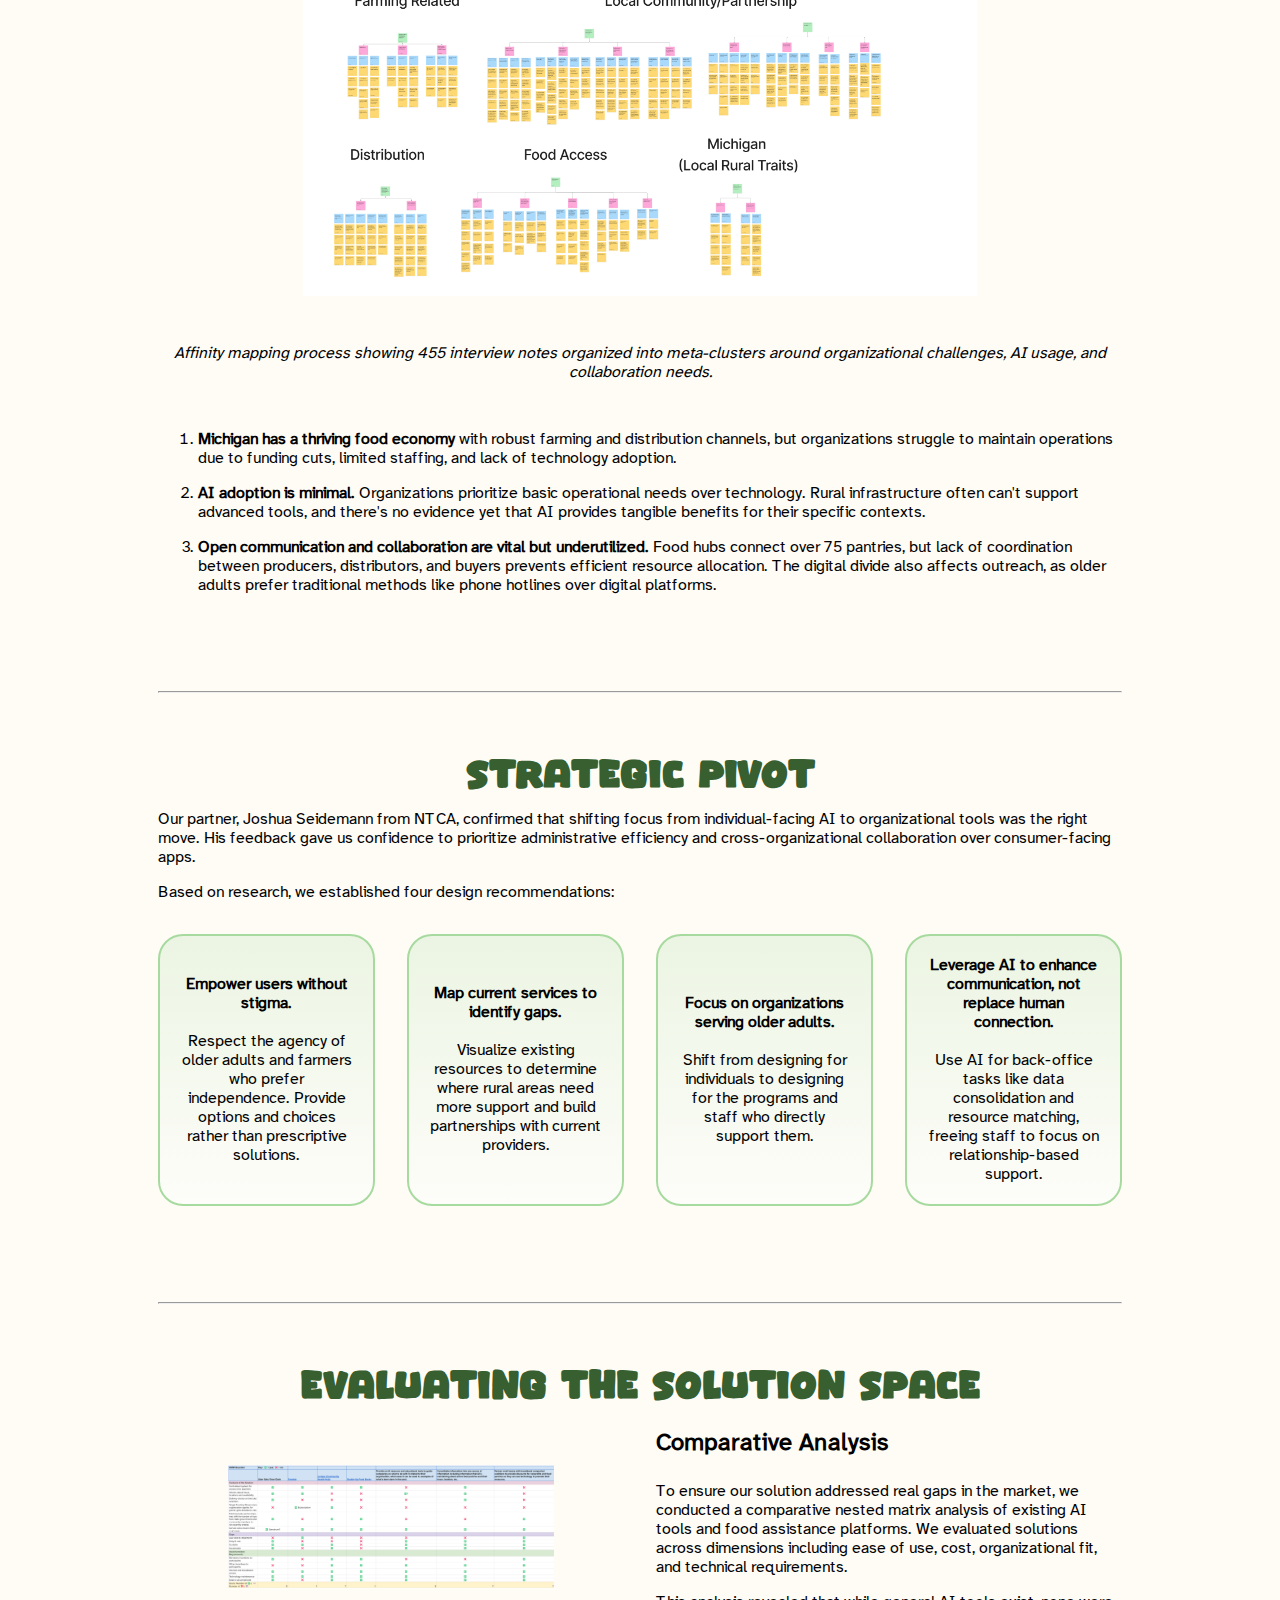
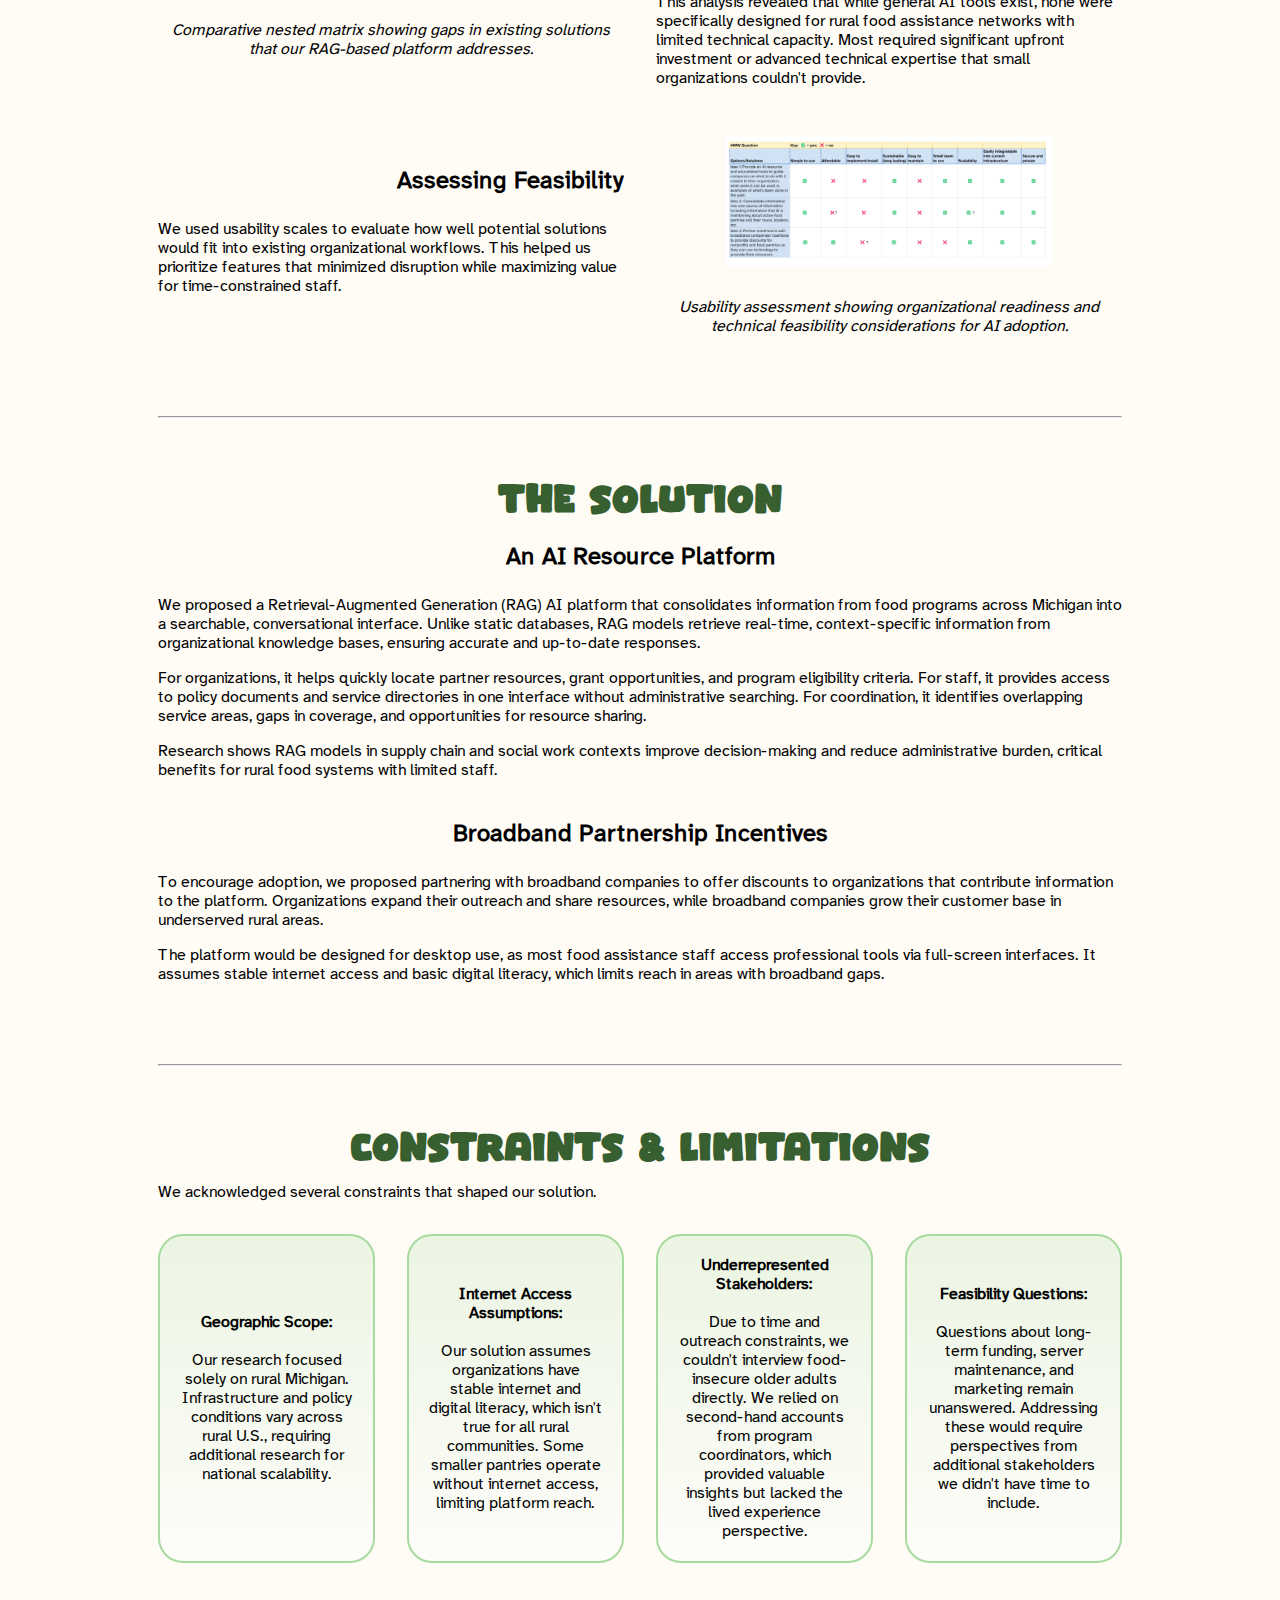
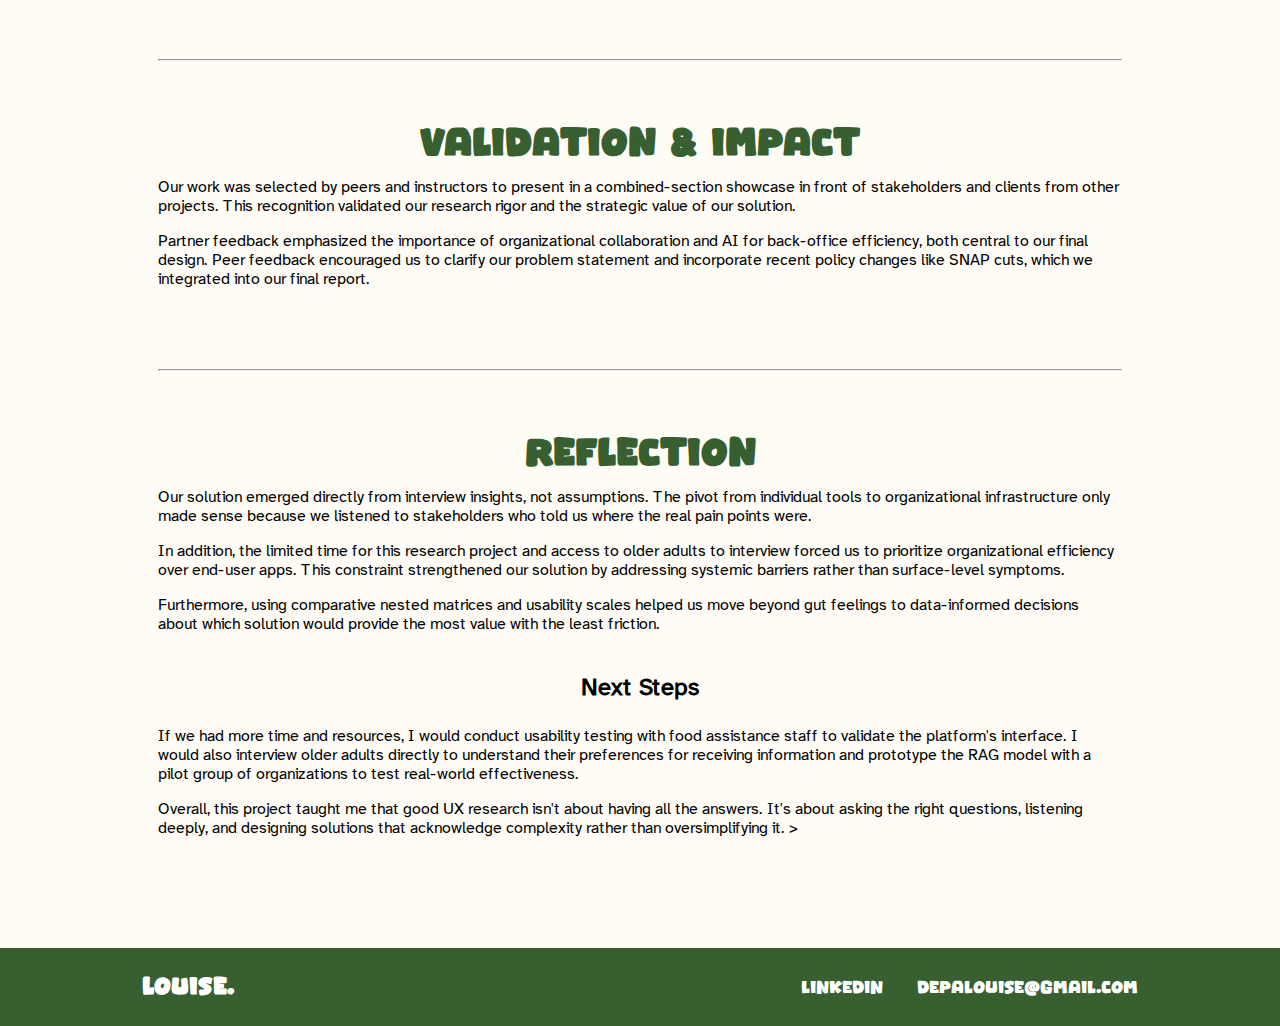
<file: rural_AI.html>
<!DOCTYPE html>
<html lang="en">
  <head>
    <meta charset="UTF-8" />
    <meta name="viewport" content="width=device-width, initial-scale=1" />
    <link rel="preconnect" href="https://fonts.googleapis.com" />
    <link rel="preconnect" href="https://fonts.gstatic.com" crossorigin />
    <link
      rel="stylesheet"
      href="https://fonts.googleapis.com/css2?family=Material+Symbols+Outlined:opsz,wght,FILL,GRAD@24,700,0,0"
    />
    <link rel="stylesheet" type="text/css" href="css/styles.css" />
    <link href="images/favicon.png" rel="shortcut icon" type="image/x-icon" />
    <title>Food Access in Rural Michigan</title>
  </head>

  <body class="project">
    <header>
      <a href="#main" class="skip" tabindex="0">Skip to main content</a>
      <button class="scroll-to-top material-symbols-outlined">arrow_upward</button>
      <button class="dark-mode-button material-symbols-outlined">dark_mode</button>
      <div class="header-menu">
        <a href="index.html" class="wordmark">LOUISE.</a>
        <div class="wrapper-menu">
          <div class="line-menu half start"></div>
          <div class="line-menu"></div>
          <div class="line-menu half end"></div>
        </div>
        <nav>
          <a href="index.html#work">Work</a>
          <a href="index.html#about">About</a>
          <a href="index.html#resume">Resume</a>
        </nav>
      </div>
    </header>

    <main id="main">
      <section id="project-hero">
        <div class="info">
          <img
            src="images/ntca.png"
            alt="Food Access in Rural Michigan project visualization"
          />
          <div>
            <h1>Food Access in Rural Michigan</h1>
            <h2>
              Designing an AI Platform to Connect Food Assistance Organizations
            </h2>
          </div>
        </div>
        <div class="project-info">
          <div>
            <h3>Role:</h3>
            <p>
              <strong>UX Researcher (5-person collaborative team)</strong>
            </p>
          </div>
          <div>
            <h3>Timeline:</h3>
            <p><strong>September - December 2024 (14 weeks)</strong></p>
          </div>
          <div>
            <h3>Partner:</h3>
            <p><strong>NTCA - The Rural Broadband Association</strong></p>
          </div>
          <div>
            <h3>Skills:</h3>
            <ul class="skills">
              <li>User Research</li>
              <li>Affinity Mapping</li>
              <li>Service Design</li>
              <li>AI Strategy</li>
            </ul>
          </div>
          <div>
            <h3>Tools:</h3>
            <ul class="tools">
              <li>Google Drive</li>
              <li>FigJam</li>
            </ul>
          </div>
        </div>
      </section>

      <hr />

      <section id="overview">
        <h2>Overview</h2>
        <div>
          <p>
            This project began with a broad question from our partner, the NTCA
            Rural Broadband Association:
            <em><strong>How can AI be deployed in rural spaces?</strong></em>
          </p>
          <p>
            Working collaboratively as a team of five, we narrowed our focus to
            food insecurity among older adults in rural Michigan, a population
            facing barriers of limited transportation, mobility challenges, and
            fragmented access to food assistance programs.
          </p>
          <p>
            Through 8 stakeholder interviews and external data analysis, we
            uncovered that the real challenge wasn't a lack of resources but a
            breakdown in communication between organizations. Our solution, an
            AI-powered resource platform paired with broadband partnership
            incentives, empowers food assistance networks to collaborate and
            scale their reach.
          </p>
        </div>
      </section>

      <hr />

      <section>
        <h2>The Problem</h2>
        <div>
          <p>
            Nearly one-sixth of food-insecure households in the U.S. are in
            rural areas. In Michigan, 19.6% of the population is 65 or older,
            and 10.8% of seniors live in poverty. Food insecurity correlates
            strongly with chronic diseases like diabetes and hypertension, which
            disproportionately affect older adults in high-poverty counties.
          </p>
          <p>
            While Michigan has robust food assistance programs, many
            organizations operate in silos with limited funding and minimal
            staff capacity. Communication gaps prevent resources from reaching
            those who need them most.
          </p>
        </div>
        <div>
          <h3>Our Research Question</h3>
          <div class="callout">
            <img
              class="questionicon"
              src="images/question-lightmode.svg"
              alt="Question mark icon"
            />
            <p>
              <strong
                ><em
                  >How might we leverage AI to improve organizational efficiency
                  of food assistance organizations in rural Michigan so that
                  services and programs can best serve older adults in need?</em
                ></strong
              >
            </p>
          </div>
          <p>
            This question evolved through research. We initially considered
            individual-facing AI tools but pivoted after interviews revealed
            that organizational coordination was the real bottleneck.
          </p>
        </div>
      </section>

      <hr />

      <section>
        <h2>Research & Discovery</h2>
        <div>
          <h3>Literature Review</h3>
          <p>
            We analyzed 35 sources covering Michigan demographics, food
            insecurity data, existing assistance programs, and AI applications
            in food systems. Key findings included the correlation between
            poverty and diabetes rates across counties and the fragmented nature
            of food distribution networks.
          </p>
          <div class="grid">
            <div>
              <h3 class="right-align">External Data Analysis</h3>
              <p>
                Our team analyzed datasets from Data.gov, the U.S. Census, and
                USDA, including Income-to-Poverty Ratios and Senior Project
                FRESH program evaluations. Approximately 13% of surveyed
                individuals faced food insecurity, and 9% were unaware of
                available food resources.
              </p>
            </div>
            <div>
              <img
                src="images/rural-chart.png"
                alt="Food security status and income-to-poverty ratios across Michigan"
                class="clickable"
              />
              <p class="caption">
                <em
                  >Food security status and income-to-poverty ratios across
                  Michigan, revealing the scope of need among older adults.</em
                >
              </p>
            </div>
          </div>
        </div>
        <div>
          <h3>Stakeholder Interviews</h3>
          <p>
            We conducted 8 interviews with food distribution managers, community
            educators, a health equity researcher, an AI expert in agriculture,
            an aging services representative, and a farmer. Interviews lasted 30
            minutes to 2 hours and were transcribed, then analyzed using
            affinity mapping in Figma.
          </p>
        </div>
      </section>

      <hr />

      <section>
        <h2>Affinity Mapping & Analysis</h2>
        <div>
          <p>
            We organized 455 affinity notes from our interviews into
            meta-clusters, identifying three core themes in our research.
          </p>
        </div>
        <img
          src="images/affinity-wall.png"
          alt="Affinity map in FigJam"
          class="clickable"
        />
        <p class="caption">
          <em
            >Affinity mapping process showing 455 interview notes organized into
            meta-clusters around organizational challenges, AI usage, and
            collaboration needs.</em
          >
        </p>
        <ol>
          <li>
            <strong>Michigan has a thriving food economy</strong> with robust
            farming and distribution channels, but organizations struggle to
            maintain operations due to funding cuts, limited staffing, and lack
            of technology adoption.
          </li>
          <li>
            <strong>AI adoption is minimal.</strong> Organizations prioritize
            basic operational needs over technology. Rural infrastructure often
            can't support advanced tools, and there's no evidence yet that AI
            provides tangible benefits for their specific contexts.
          </li>
          <li>
            <strong
              >Open communication and collaboration are vital but
              underutilized.</strong
            >
            Food hubs connect over 75 pantries, but lack of coordination between
            producers, distributors, and buyers prevents efficient resource
            allocation. The digital divide also affects outreach, as older
            adults prefer traditional methods like phone hotlines over digital
            platforms.
          </li>
        </ol>
      </section>

      <hr />

      <section>
        <h2>Strategic Pivot</h2>
        <div>
          <p>
            Our partner, Joshua Seidemann from NTCA, confirmed that shifting
            focus from individual-facing AI to organizational tools was the
            right move. His feedback gave us confidence to prioritize
            administrative efficiency and cross-organizational collaboration
            over consumer-facing apps.
          </p>
          <p>Based on research, we established four design recommendations:</p>
          <div class="small-grid">
            <p>
              <strong>Empower users without stigma.</strong><br />
              Respect the agency of older adults and farmers who prefer
              independence. Provide options and choices rather than prescriptive
              solutions.
            </p>
            <p>
              <strong>Map current services to identify gaps.</strong><br />
              Visualize existing resources to determine where rural areas need
              more support and build partnerships with current providers.
            </p>
            <p>
              <strong>Focus on organizations serving older adults.</strong
              ><br />
              Shift from designing for individuals to designing for the programs
              and staff who directly support them.
            </p>
            <p>
              <strong
                >Leverage AI to enhance communication, not replace human
                connection.</strong
              ><br />
              Use AI for back-office tasks like data consolidation and resource
              matching, freeing staff to focus on relationship-based support.
            </p>
          </div>
        </div>
      </section>

      <hr />

      <section>
        <h2>Evaluating the Solution Space</h2>
        <div class="grid grid-left">
          <div>
            <h3 class="left-align">Comparative Analysis</h3>
            <p>
              To ensure our solution addressed real gaps in the market, we
              conducted a comparative nested matrix analysis of existing AI
              tools and food assistance platforms. We evaluated solutions across
              dimensions including ease of use, cost, organizational fit, and
              technical requirements.
            </p>
            <p>
              This analysis revealed that while general AI tools exist, none
              were specifically designed for rural food assistance networks with
              limited technical capacity. Most required significant upfront
              investment or advanced technical expertise that small
              organizations couldn't provide.
            </p>
          </div>
          <span>
            <img
              src="images/comparative-matrix.png"
              alt="Comparative nested matrix analysis"
              class="clickable"
            />
            <p class="caption">
              <em
                >Comparative nested matrix showing gaps in existing solutions
                that our RAG-based platform addresses.</em
              >
            </p>
          </span>
        </div>
        <div class="grid">
          <div>
            <h3 class="right-align">Assessing Feasibility</h3>
            <p>
              We used usability scales to evaluate how well potential solutions
              would fit into existing organizational workflows. This helped us
              prioritize features that minimized disruption while maximizing
              value for time-constrained staff.
            </p>
          </div>
          <span>
            <img
              src="images/simple-usability-scale.png"
              alt="Simple Usability scale assessment"
              class="clickable"
            />
            <p class="caption">
              <em
                >Usability assessment showing organizational readiness and
                technical feasibility considerations for AI adoption.</em
              >
            </p>
          </span>
        </div>
      </section>

      <hr />

      <section>
        <h2>The Solution</h2>
        <div>
          <h3>An AI Resource Platform</h3>
          <p>
            We proposed a Retrieval-Augmented Generation (RAG) AI platform that
            consolidates information from food programs across Michigan into a
            searchable, conversational interface. Unlike static databases, RAG
            models retrieve real-time, context-specific information from
            organizational knowledge bases, ensuring accurate and up-to-date
            responses.
          </p>
          <p>
            For organizations, it helps quickly locate partner resources, grant
            opportunities, and program eligibility criteria. For staff, it
            provides access to policy documents and service directories in one
            interface without administrative searching. For coordination, it
            identifies overlapping service areas, gaps in coverage, and
            opportunities for resource sharing.
          </p>
          <p>
            Research shows RAG models in supply chain and social work contexts
            improve decision-making and reduce administrative burden, critical
            benefits for rural food systems with limited staff.
          </p>
        </div>
        <div>
          <h3>Broadband Partnership Incentives</h3>
          <p>
            To encourage adoption, we proposed partnering with broadband
            companies to offer discounts to organizations that contribute
            information to the platform. Organizations expand their outreach and
            share resources, while broadband companies grow their customer base
            in underserved rural areas.
          </p>
          <p>
            The platform would be designed for desktop use, as most food
            assistance staff access professional tools via full-screen
            interfaces. It assumes stable internet access and basic digital
            literacy, which limits reach in areas with broadband gaps.
          </p>
        </div>
      </section>

      <hr />

      <section>
        <h2>Constraints & Limitations</h2>
        <div>
          <p>We acknowledged several constraints that shaped our solution.</p>
          <div class="small-grid">
            <p>
              <strong>Geographic Scope:</strong><br />
              Our research focused solely on rural Michigan. Infrastructure and
              policy conditions vary across rural U.S., requiring additional
              research for national scalability.
            </p>
            <p>
              <strong>Internet Access Assumptions:</strong><br />
              Our solution assumes organizations have stable internet and
              digital literacy, which isn't true for all rural communities. Some
              smaller pantries operate without internet access, limiting
              platform reach.
            </p>
            <p>
              <strong>Underrepresented Stakeholders:</strong><br />
              Due to time and outreach constraints, we couldn't interview
              food-insecure older adults directly. We relied on second-hand
              accounts from program coordinators, which provided valuable
              insights but lacked the lived experience perspective.
            </p>
            <p>
              <strong>Feasibility Questions:</strong><br />
              Questions about long-term funding, server maintenance, and
              marketing remain unanswered. Addressing these would require
              perspectives from additional stakeholders we didn't have time to
              include.
            </p>
          </div>
        </div>
      </section>

      <hr />

      <section>
        <h2>Validation & Impact</h2>
        <div>
          <p>
            Our work was selected by peers and instructors to present in a
            combined-section showcase in front of stakeholders and clients from
            other projects. This recognition validated our research rigor and
            the strategic value of our solution.
          </p>
          <p>
            Partner feedback emphasized the importance of organizational
            collaboration and AI for back-office efficiency, both central to our
            final design. Peer feedback encouraged us to clarify our problem
            statement and incorporate recent policy changes like SNAP cuts,
            which we integrated into our final report.
          </p>
        </div>
      </section>

      <hr />

      <section>
        <h2>Reflection</h2>
        <div>
          <p>
            Our solution emerged directly from interview insights, not
            assumptions. The pivot from individual tools to organizational
            infrastructure only made sense because we listened to stakeholders
            who told us where the real pain points were.
          </p>
          <p>
            In addition, the limited time for this research project and access
            to older adults to interview forced us to prioritize organizational
            efficiency over end-user apps. This constraint strengthened our
            solution by addressing systemic barriers rather than surface-level
            symptoms.
          </p>
          <p>
            Furthermore, using comparative nested matrices and usability scales
            helped us move beyond gut feelings to data-informed decisions about
            which solution would provide the most value with the least friction.
          </p>
        </div>
        <div>
          <h3>Next Steps</h3>
          <p>
            If we had more time and resources, I would conduct usability testing
            with food assistance staff to validate the platform's interface. I
            would also interview older adults directly to understand their
            preferences for receiving information and prototype the RAG model
            with a pilot group of organizations to test real-world
            effectiveness.
          </p>
          <p>
            Overall, this project taught me that good UX research isn't about
            having all the answers. It's about asking the right questions,
            listening deeply, and designing solutions that acknowledge
            complexity rather than oversimplifying it. >
          </p>
        </div>
      </section>
    </main>

    <footer>
      <a href="index.html" class="bottom_logo">LOUISE.</a>
      <div class="socials">
        <a href="https://www.linkedin.com/in/ldepa">LINKEDIN</a>
        <a href="mailto:depalouise@gmail.com?subject=Hello!"
          >Depalouise@gmail.com</a
        >
      </div>
    </footer>
    <!-- The Modal from w3 schools [https://www.w3schools.com/css/tryit.asp?filename=trycss_image_gallery_responsive_js](https://www.w3schools.com/css/tryit.asp?filename=trycss_image_gallery_responsive_js) -->
    <div id="myModal" class="modal">
      <span class="close">×</span>
      <img
        class="modal-content"
        id="img01"
        alt="Bigger sized image over a dark background"
      />
      <div id="caption"></div>
    </div>
    <script type="text/javascript" src="js/new.js"></script>
  </body>
</html>
</file>
<file: css/styles.css>
* {
  box-sizing: border-box;
}

html {
  scroll-behavior: smooth;
}

body {
  margin: 0px;
}

@font-face {
  font-family: "Jumps Winter";
  src: url("../fonts/JumpsWinter.woff2") format("woff2"),
    url("../fonts/JumpsWinter.woff") format("woff");
  font-weight: normal;
  font-style: normal;
  font-display: swap;
}

@font-face {
  font-family: "Luckywish";
  src: url("../fonts/Luckywish.woff2") format("woff2"),
    url("../fonts/Luckywish.woff") format("woff");
  font-weight: normal;
  font-style: normal;
  font-display: swap;
}

@font-face {
  font-family: "Atkinson";
  src: url("../fonts/AtkinsonHyperlegibleNextVF-Variable.woff2") format("woff2");
  font-weight: normal;
  font-style: normal;
  font-display: swap;
}

body {
  background-color: #fffcf6;
  font-family: "Atkinson", sans-serif;
  font-weight: 400;
  font-size: 14px;
}

img {
  width: 100%;
}

a {
  text-decoration: none;
}

button {
  cursor: pointer;
}

header {
  margin-top: 0.5em;
}

main {
  padding: 30px;
  margin-bottom: 6em;
}

main {
  margin-bottom: 5vw;
}
footer {
  background-color: #375f30;
  color: white;
  font-family: "Jumps Winter", sans-serif;
  padding: 2em;
  margin-top: 5vw;
  display: flex;
  flex-direction: column;
  justify-content: space-between;
  align-items: center;
}

section {
  display: flex;
  flex-direction: column;
}

#resume section {
  display: block;
}

#resume,
#about {
  margin-top: 40px;
}

#about h2,
#resume h2 {
  margin-top: 2em;
}

#cc-logo {
  padding: 0px 3em;
  margin-top: 0;
  background-image: radial-gradient(
    circle,
    #7db38130 -30%,
    rgba(255, 255, 255, 0) 50%
  );
}

#hero {
  display: flex;
  flex-direction: column;
  justify-content: center;
}

#hero p:first-of-type {
  font-size: 1.2em;
  font-weight: 400;
  font-family: "Atkinson", sans-serif;
  margin-top: 1.5em;
}

#resume,
#about {
  margin-top: 40px;
}

#reflection,
#outcomes > h2 {
  margin-bottom: 0.5em;
}

#outcomes img {
  width: 50%;
  margin-bottom: 2em;
}
.skip {
  position: absolute;
  left: -10000px;
  top: auto;
  width: 1px;
  height: 1px;
  overflow: hidden;
}

.skip:focus {
  z-index: 99;
  left: 20px;
  top: 20px;
  width: auto;
  height: auto;
  background-color: #375f30;
  border: 2px solid #23581c;
  margin: 0px auto 15px auto;
  color: white;
  padding: 1em;
  border-radius: 25px;
  box-shadow: 0px 7px 5px rgba(0, 0, 0, 0.22);
}

h1 {
  font-family: "Jumps Winter", sans-serif;
  font-weight: bold;
  font-size: 3em;
  line-height: 90%;
  text-align: center;
  margin: 0.5em auto 0.3em;
  color: #375f30;
}

h2 {
  font-family: "Jumps Winter", sans-serif;
  color: #375f30;
  font-size: 2.2em;
  text-align: center;
}
.project .info h2 {
  font-family: "Atkinson";
  color: black;
  font-size: 24px;
}
h3 {
  font-size: 24px;
  text-align: center;
}

.header-menu {
  display: grid;
  grid-template-columns: 1fr 1fr;
  background-color: #fffcf6;
  top: 0px;
  padding: 20px 30px 20px 30px;
  z-index: 98;
  position: sticky;
  align-items: center;
}

nav {
  font-family: "Jumps Winter", sans-serif;
  margin-top: 10px;
  display: none;
  grid-area: 2 / 1 /2 / span 2;
}

nav * {
  display: block;
  padding: 14px;
  text-align: center;
  font-size: 1.3em;
  font-weight: bold;
}

nav *:hover {
  font-size: 1.5em;
  font-weight: bolder;
  color: #be79b4;
}

nav > a {
  color: #375f30;
}
footer a:hover {
  font-size: 1.2em;
  font-weight: bolder;
}
iframe {
  border: 1px solid rgba(0, 0, 0, 0.1);
  border-radius: 25px;
  width: 100%;
  height: 400px;
}

.bottom_logo {
  color: white;
  padding: 14px;
  font-size: 1.4em;
  font-family: "Jumps Winter", sans-serif;
  font-weight: bold;
}

.bottom_logo:hover {
  font-size: 1.6em;
}

.wordmark {
  margin: 0;
  font-family: "Jumps Winter", sans-serif;
  font-weight: bold;
  font-size: 2.4em;
  color: #375f30;
}

.wordmark:hover {
  font-weight: bold;
  font-size: 2.6em;
  color:#be79b4;
}

.card_grid {
  display: block;
}

.small-grid {
  display: block;
}

.logo {
  width: 70%;
  max-width: 400px;
  align-self: center;
}

.logo:hover {
  cursor: pointer;
}

.logo.animate {
  animation: bounce 1.4s ease-in-out;
}

/* base css for .card gotten from [https://uiverse.io/SteveBloX/dangerous-warthog-85](https://uiverse.io/SteveBloX/dangerous-warthog-85)  */
.small-grid p,
.card {
  height: auto;
  background-color: rgba(255, 255, 255, 0.58);
  background: linear-gradient(#a6da9e38, rgba(255, 255, 255, 0.58) 110%);
  border: 2px white solid;
  box-shadow: 0px 7px 5px rgba(0, 0, 0, 0.22);
  border-radius: 25px;
  text-align: center;
  cursor: pointer;
  transition: all 0.5s;
  display: flex;
  flex-direction: column;
  align-items: center;
  justify-content: center;
  color: black;
  margin: 40px 0px;
  padding: 20px;
}

.small-grid p {
  margin: 20px 0px;
  background: linear-gradient(#a6da9e38, rgba(255, 255, 255, 0.58) 110%);
  box-shadow: none;
  border: 2px #a6da9e solid;
  cursor: default;
}
.topmargin {
  margin-top: 2em;
}
.card:hover {
  border: 2px solid #375f30;
  background-color: #2d962321;
  transform: scale(1.05);
}

.card:active {
  transform: scale(0.95);
}

.card img {
  margin: 1em 0;
  width: 50%;
}

.card ul {
  padding: 0;
  margin: 0;
}

.card ul li,
.skills li,
.tools li {
  list-style: none;
  display: inline-block;
  border: 1px solid;
  padding: 0.5em;
  border-radius: 25px;
  font-size: 0.8em;
  margin-bottom: 1em;
}

.card p {
  margin-top: 0;
}

.tools {
  margin-top: -10px;
}

.skills {
  margin: 0px;
}

.skills li,
.tools li {
  font-size: 1em;
}

.skills,
.tools {
  padding: 0;
  text-align: center;
}

div:has(> .skills) {
  margin-top: 0.5em;
}

.about_content {
  display: flex;
  flex-direction: column;
  align-items: center;
}

.about_content img {
  width: 50%;
  max-width: 400px;
  border-radius: 50%;
  align-self: center;
}

.about_content h3 {
  color: #375f30;
  text-align: center;
  font-weight: bold;
  margin: 1.5em 0px 0.5em 0px;
}

.workex {
  margin: 1em 0;
}

.workex * {
  margin: 0.5em 0;
}

hr {
  margin: 4em 0px;
}

.resumebutton {
  padding: 1em;
  border-radius: 50px;
  color: white;
  font-weight: bold;
  background-color: #294724;
  border: 2px solid #243f1e;
  margin: 10px auto 30px auto;
  transition: all 0.5s;
  box-shadow: 0px 7px 5px rgba(0, 0, 0, 0.22);
}

.resumebutton:hover {
  transform: scale(1.05);
}

.resumebutton:active {
  transform: scale(0.95);
}

.scroll-to-top {
  padding: 10px;
  color: white;
  background-color: #294724;
  border: 2px solid #243f1e;
  border-radius: 100%;
  align-items: center;
  box-shadow: 0px 7px 5px rgba(0, 0, 0, 0.22);
  z-index: 99;
  position: fixed;
  bottom: 80px;
  right: 20px;
  transition: all 0.5s;
}

.scroll-to-top:hover {
  transform: scale(1.05);
}

.scroll-to-top:hover {
  transform: scale(1.05);
}

.dark-mode-button {
  padding: 10px;
  color: white;
  background-color: #294724;
  border: 2px solid #243f1e;
  border-radius: 100%;
  align-items: center;
  box-shadow: 0px 7px 5px rgba(0, 0, 0, 0.22);
  z-index: 99;
  position: fixed;
  bottom: 20px;
  right: 20px;
  transition: all 0.5s;
}

.dark-mode-button:hover {
  transform: scale(1.05);
}

.dark-mode-button:active {
  transform: scale(0.95);
}

.left-align {
  text-align: center;
}

.right-align {
  text-align: center;
}

.socials {
  display: flex;
  flex-direction: column;
  text-align: center;
}

.socials a {
  padding: 14px;
  color: white;
}

.project img {
  margin-top: 2em;
}

.project .img2 {
  margin: 2em auto;
}

.project h2 {
  margin: 0;
}

.project-info p {
  text-align: center;
}

.project-info h3 {
  font-size: 1.5em;
}

.info h3 {
  font-size: 1.3em;
}

.project-info h3 {
  font-size: 1em;
}
.callout {
  display: grid;
  align-items: center;
  text-align: center;
  padding: 7%;
  font-size: 1.3em;
  margin: 1.5em 0px;
  background: linear-gradient(#a6da9e38, rgba(255, 255, 255, 0.58) 110%);
  box-shadow: none;
  border: 2px #a6da9e solid;
  border-radius: 25px;
}
.callout img {
  width: 100px;
  margin: auto;
}
/* from w3schools [https://www.w3schools.com/css/tryit.asp?filename=trycss_image_gallery_responsive_js](https://www.w3schools.com/css/tryit.asp?filename=trycss_image_gallery_responsive_js) */
/* The Modal (background) */
.modal {
  display: none; /* Hidden by default */
  position: fixed; /* Stay in place */
  z-index: 1; /* Sit on top */
  padding-top: 100px; /* Location of the box */
  left: 0;
  top: 0;
  width: 100%; /* Full width */
  height: 100%; /* Full height */
  overflow: auto; /* Enable scroll if needed */
  background-color: rgb(0, 0, 0); /* Fallback color */
  background-color: rgba(0, 0, 0, 0.9); /* Black w/ opacity */
}

/* Modal Content (image) */
.modal-content {
  margin: auto;
  display: block;
}

/* Caption of Modal Image */
#caption {
  margin: auto;
  display: block;
  width: 80%;
  max-width: 700px;
  text-align: center;
  color: #ccc;
  padding: 10px 0;
  height: 150px;
}

/* Add Animation */
.modal-content,
#caption {
  -webkit-animation-name: zoom;
  -webkit-animation-duration: 0.6s;
  animation-name: zoom;
  animation-duration: 0.6s;
}

/* The Close Button */
.close {
  position: absolute;
  top: 15px;
  right: 35px;
  color: #f1f1f1;
  font-size: 40px;
  font-weight: bold;
  transition: 0.3s;
}

.close:hover,
.close:focus {
  color: #bbb;
  text-decoration: none;
  cursor: pointer;
}

.clickable {
  cursor: pointer;
}

/* code for wrapper/line menu modified from [https://codepen.io/JoseRosario/pen/BWqMwK](https://codepen.io/JoseRosario/pen/BWqMwK) */
.wrapper-menu {
  width: 50px;
  height: 30px;
  display: flex;
  flex-direction: column;
  justify-content: space-between;
  justify-self: end;
  cursor: pointer;
  transition: scale 0.5s;
  transition: transform 330ms ease-out;
  border: none;
  background: none;
}

.wrapper-menu:hover {
  transform: scale(1.05);
}

.wrapper-menu:active {
  transform: scale(0.95);
}

.wrapper-menu.open {
  transform: rotate(-45deg);
}

.line-menu {
  background-color: #375f30;
  border-radius: 8px;
  width: 100%;
  height: 5px;
}

.line-menu.half {
  width: 50%;
}

.line-menu.start {
  transition: transform 330ms cubic-bezier(0.54, -0.81, 0.57, 0.57);
  transform-origin: right;
}

.open .line-menu.start {
  transform: rotate(-90deg) translateX(12px);
}

.line-menu.end {
  align-self: flex-end;
  transition: transform 330ms cubic-bezier(0.54, -0.81, 0.57, 0.57);
  transform-origin: left;
}

.open .line-menu.end {
  transform: rotate(-90deg) translateX(-12px);
}
ol li {
  margin: 1em 0px;
}
.three-group {
  padding: 0;
  display: flex;
  flex-direction: column;
}
.three-group li {
  display: grid;
  width: 60vw;
  height: 60vw;
  list-style: none;
  padding: 2em;
  font-weight: bold;
  align-items: center;
  justify-items: center;
  text-align: center;
  margin: 1em auto;
  background: linear-gradient(#a6da9e38, rgba(255, 255, 255, 0.58) 110%);
  box-shadow: none;
  border: 2px #a6da9e solid;
  border-radius: 50%;
}
.socials {
  display: flex;
  flex-direction: column;
  text-align: center;
}
.caption {
  text-align: center;
}
.socials a {
  padding: 14px;
  color: white;
}
.dark-mode {
  background-color: #14161f;
  color: #f7f2f2;
}
.dark-mode #project-hero h2 {
  color: #f7f2f2;
}

.dark-mode h1,
.dark-mode h2,
.dark-mode .about_content h3 {
  color: #48b843;
}

.dark-mode .header-menu,
.dark-mode .wordmark {
  background-color: #14161f;
  color: #48b843;
}

.dark-font {
  color: #14161f;
}

.dark-mode .line-menu {
  background-color: #48b843;
}

.dark-mode footer,
.dark-mode .bottom_logo,
.dark-mode .socials a {
  background-color: rgb(72 173 70);
  color: black;
}

.dark-mode .header-menu nav a {
  background-color: #14161f;
  color: #48b843;
}

.dark-mode .header-menu nav a:hover,
.dark-mode .wordmark:hover {
  background-color: #14161f;
  color: #be79b4;
}

.dark-mode .card {
  background-color: #15642040;
  background: linear-gradient(#15642050, #051f038f 100%);
  border: 3px solid #0e250b;
  color: #f7f2f2;
}

.dark-mode .small-grid p,
.dark-mode .callout {
  background: linear-gradient(#15642050, #051f038f 110%);
  border: 2px #0e250b solid;
  color: white;
}

.dark-mode button {
  background-color: #375f30;
  border: 3px solid #1e4b18;
}

.dark-mode .card:hover {
  border: 2px solid #07380a;
  background-color: #15642070;
  transform: scale(1.05);
}

/* Add Animation */
@-webkit-keyframes zoom {
  from {
    transform: scale(0);
  }
  to {
    transform: scale(1);
  }
}

@keyframes zoom {
  from {
    transform: scale(0.1);
  }
  to {
    transform: scale(1);
  }
}

@keyframes bounce {
  0% {
    transform: translateY(0);
  }
  25% {
    transform: translateY(-30px);
  }
  50% {
    transform: translateY(0);
  }
  75% {
    transform: translateY(-20px);
  }
  100% {
    transform: translateY(0);
  }
}

@media screen and (min-width: 576px) {
  h1 {
    font-size: 5em;
  }
  .project img {
    display: block;
    width: 70%;
    margin: 2em auto;
  }
  .callout img {
    width: 100px;
    margin: auto;
  }
  .project h1 {
    font-size: 4em;
  }
  .intro {
    display: block;
    margin: 0 auto;
  }

  .skills {
    text-align: left;
  }
  .project-info div {
    display: flex;
    justify-content: flex-start;
    align-items: baseline;
    gap: 5px;
  }
  .small-grid {
    display: grid;
    grid-template-columns: 1fr 1fr;
    gap: 2em;
    margin: 2em 0px;
  }
  .small-grid p {
    margin: 0;
  }
  .three-group {
    flex-direction: row;
  }
  .three-group li {
    width: 28vw;
    height: 28vw;
  }
}

@media screen and (min-width: 768px) {
  .card_grid {
    display: grid;
    grid-template-columns: 1fr 1fr;
    gap: 30px;
  }
  .three-group li {
    width: 22vw;
    height: 22vw;
  }
  .card {
    margin: 0px;
  }
  #hero {
    text-align: center;
  }
  footer {
    padding: 1vw 5vw;
  }
  main,
  header {
    margin: 0vw 5vw;
  }
  iframe {
    height: 500px;
  }
  .twogrid {
    display: grid;
    grid-template-columns: 1fr 1fr;
    gap: 2em;
  }

  .twogrid hr {
    display: none;
  }
  footer {
    flex-direction: row;
  }
  .socials {
    display: block;
  }
  .wrapper-menu {
    display: none;
  }

  nav {
    display: block;
    justify-self: end;
    grid-area: 1 / 2 / 1 / 2;
  }
  nav a {
    display: inline;
    width: auto;
  }
  .project section h2 {
    grid-area: 1 / 1 / 1 / 2 span;
  }
  .grid {
    display: grid;
    grid-template-columns: 1fr 1fr;
    gap: 2em;
    align-items: center;
  }
  .grid-left div {
    grid-area: 1 / 2/1/2;
  }
  .info * {
    text-align: center;
  }
  #reflection,
  #outcomes > h2 {
    margin-bottom: 0.5em;
  }
  .project-info h3,
  .project-info p {
    margin: 0.5em;
  }
  .project-info {
    margin-top: 2em;
  }
  .info {
    display: flex;
    gap: 2em;
    align-items: center;
  }
  .info img {
    width: 50%;
  }
  .callout {
    display: grid;
    grid-template-columns: 0.15fr 0.85fr;
    gap: 2em;
    align-items: center;
    text-align: left;
    padding: 7%;
    font-size: 1.3em;
    margin: 2em 0px;
    background: linear-gradient(#a6da9e38, rgba(255, 255, 255, 0.58) 110%);
    box-shadow: none;
    border: 2px #a6da9e solid;
    border-radius: 25px;
  }
  .callout img {
    max-width: 100px;
    margin: auto;
  }
}

@media screen and (min-width: 992px) {
  .card_grid {
    gap: 40px;
  }
  footer {
    padding: 1vw 10vw;
  }
  .left-align {
    text-align: left;
  }
  .right-align {
    text-align: right;
  }
  main,
  header {
    margin: 0vw 10vw;
  }
  * {
    font-size: 16px;
  }
  .three-group li {
    width: 20vw;
    height: 20vw;
  }
  #hero {
    height: 83vh;
    margin: 0px 3vw;
    text-align: left;
    flex-direction: row;
    align-items: center;
  }
  h1 {
    text-align: left;
  }
  iframe {
    height: 550px;
  }
  .small-grid {
    grid-template-columns: 1fr 1fr 1fr 1fr;
    gap: 1em;
  }
  .callout {
    padding: 4%;
  }
  .callout em {
    font-size: 1.2em;
  }
}

@media screen and (min-width: 1200px) {
  .about_content {
    flex-direction: row;
    gap: 4em;
  }
  iframe {
    height: 600px;
  }
  div:has(> .skills) {
    margin-top: 0px;
  }
  .skills li {
    margin-bottom: 0.5em;
  }
  .about_content h3 {
    text-align: left;
  }
  .about_content img {
    text-align: left;
  }
  #hero {
    margin: 0px 7vw;
  }
  #outcomes img {
    width: 50%;
    margin-bottom: 2em;
  }
  .project-info {
    width: 100%;
    display: grid;
    grid-template-columns: 1fr 1fr;
  }
  .project-info div:nth-child(2) {
    justify-self: right;
  }
  .project-info div:nth-child(4) {
    justify-self: right;
  }
  .tools {
    margin-top: 0px;
  }
  .small-grid {
    gap: 2em;
  }
}

@media screen and (min-width: 1400px) {
  .card_grid {
    gap: 50px;
  }
  footer {
    padding: 1vw 20vw;
  }
  main,
  header {
    margin: 0vw 20vw;
  }
  .three-group li {
    width: 15vw;
    height: 15vw;
  }
  iframe {
    height: 600px;
  }
}

@media screen and (min-width: 1900px) {
  * {
    font-size: 18px;
  }
  footer {
    padding: 1vw 20vw;
  }
  main,
  header {
    margin: 0vw 20vw;
  }
  iframe {
    height: 650px;
  }
  .small-grid {
    margin: 2em 3.5vw;
  }
}
</file>
